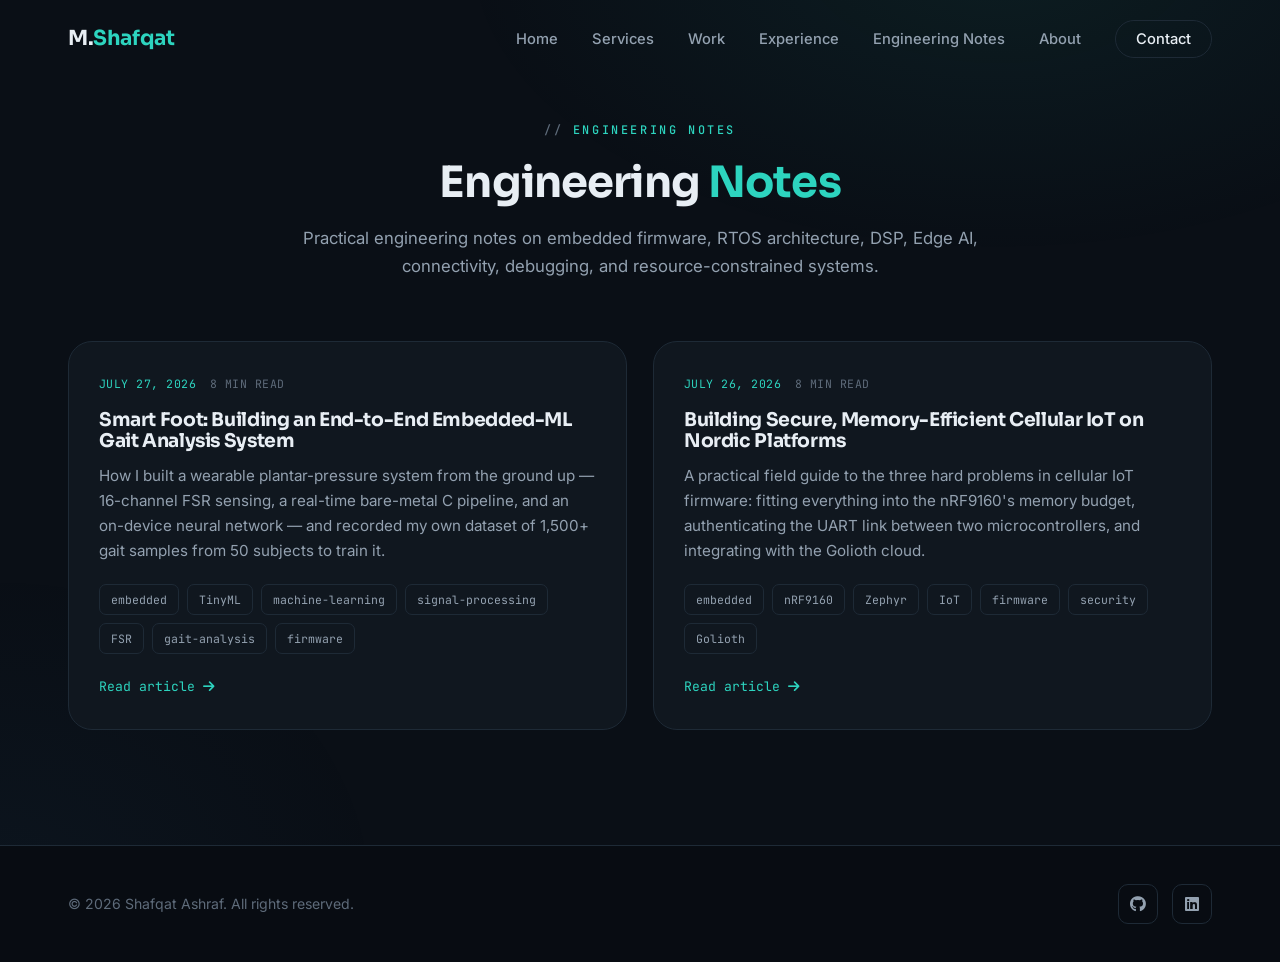
<file: blog/index.html>
<!DOCTYPE html>
<html lang="en">

<head>
    <meta charset="UTF-8">
    <meta name="viewport" content="width=device-width, initial-scale=1.0">
    <title>Engineering Notes | Shafqat Ashraf</title>
    <meta name="description"
        content="Practical engineering notes on embedded firmware, RTOS architecture, DSP, Edge AI, connectivity, debugging, and resource-constrained systems.">
    <meta name="author" content="Muhammad Shafqat Ashraf">
    <link rel="canonical" href="https://shafqat-ashraf.vercel.app/blog/">
    <link rel="sitemap" type="application/xml" title="Sitemap" href="/sitemap.xml">

    <!-- Open Graph -->
    <meta property="og:type" content="website">
    <meta property="og:url" content="https://shafqat-ashraf.vercel.app/blog/">
    <meta property="og:title" content="Engineering Notes | Shafqat Ashraf">
    <meta property="og:description"
        content="Practical engineering notes on embedded firmware, RTOS architecture, DSP, Edge AI, connectivity, debugging, and resource-constrained systems.">
    <meta property="og:image" content="https://shafqat-ashraf.vercel.app/profile.jpg">
    <link rel="preconnect" href="https://fonts.googleapis.com">
    <link rel="preconnect" href="https://fonts.gstatic.com" crossorigin>
    <link
        href="https://fonts.googleapis.com/css2?family=Sora:wght@400;500;600;700;800&family=Inter:wght@400;500;600&family=JetBrains+Mono:wght@400;500&display=swap"
        rel="stylesheet">
    <link rel="stylesheet" href="/style.css">
    <link rel="stylesheet" href="https://cdnjs.cloudflare.com/ajax/libs/font-awesome/6.4.0/css/all.min.css">
</head>

<body>
    <nav id="navbar">
        <div class="container">
            <a href="/" class="logo">M.<span>Shafqat</span></a>
            <ul class="nav-links">
                <li><a href="/#home">Home</a></li>
                <li><a href="/#solutions">Services</a></li>
                <li><a href="/#projects">Work</a></li>
                <li><a href="/#experience">Experience</a></li>
                <li><a href="/blog/" class="active">Engineering Notes</a></li>
                <li><a href="/#about">About</a></li>
                <li><a href="/#contact" class="nav-contact">Contact</a></li>
            </ul>
            <div class="menu-btn">
                <div class="bar"></div>
                <div class="bar"></div>
                <div class="bar"></div>
            </div>
        </div>
    </nav>

    <main>
        <section id="writing" class="section-padding blog-hero">
            <div class="container">
                <div class="section-header">
                    <span class="section-tag">Engineering Notes</span>
                    <h1 class="blog-hero-title">Engineering <span>Notes</span></h1>
                    <p>Practical engineering notes on embedded firmware, RTOS architecture, DSP, Edge AI,
                        connectivity, debugging, and resource-constrained systems.</p>
                </div>
                <div class="posts-grid">
                <article class="post-card reveal">
                    <div class="post-card-meta">
                        <span class="post-date">July 27, 2026</span>
                        <span class="post-reading-time">8 min read</span>
                    </div>
                    <h3><a href="/blog/smart-foot-embedded-ml-gait-analysis/">Smart Foot: Building an End-to-End Embedded-ML Gait Analysis System</a></h3>
                    <p>How I built a wearable plantar-pressure system from the ground up — 16-channel FSR sensing, a real-time bare-metal C pipeline, and an on-device neural network — and recorded my own dataset of 1,500+ gait samples from 50 subjects to train it.</p>
                    <div class="post-tags">
                    <span>embedded</span>
                    <span>TinyML</span>
                    <span>machine-learning</span>
                    <span>signal-processing</span>
                    <span>FSR</span>
                    <span>gait-analysis</span>
                    <span>firmware</span>
                    </div>
                    <a href="/blog/smart-foot-embedded-ml-gait-analysis/" class="post-card-link">Read article <i class="fas fa-arrow-right"></i></a>
                </article>
                <article class="post-card reveal">
                    <div class="post-card-meta">
                        <span class="post-date">July 26, 2026</span>
                        <span class="post-reading-time">8 min read</span>
                    </div>
                    <h3><a href="/blog/secure-memory-efficient-cellular-iot-nrf9160/">Building Secure, Memory-Efficient Cellular IoT on Nordic Platforms</a></h3>
                    <p>A practical field guide to the three hard problems in cellular IoT firmware: fitting everything into the nRF9160&#x27;s memory budget, authenticating the UART link between two microcontrollers, and integrating with the Golioth cloud.</p>
                    <div class="post-tags">
                    <span>embedded</span>
                    <span>nRF9160</span>
                    <span>Zephyr</span>
                    <span>IoT</span>
                    <span>firmware</span>
                    <span>security</span>
                    <span>Golioth</span>
                    </div>
                    <a href="/blog/secure-memory-efficient-cellular-iot-nrf9160/" class="post-card-link">Read article <i class="fas fa-arrow-right"></i></a>
                </article>
                </div>
            </div>
        </section>
    </main>

    <footer>
        <div class="container">
            <p>&copy; 2026 Shafqat Ashraf. All rights reserved.</p>
            <div class="social-links">
                <a href="https://github.com/Shafqat-16" target="_blank"><i class="fab fa-github"></i></a>
                <a href="https://linkedin.com/in/muhammad-shafqat-ashraf/" target="_blank"><i class="fab fa-linkedin"></i></a>
            </div>
        </div>
    </footer>

    <script src="/script.js"></script>
</body>

</html>
</file>
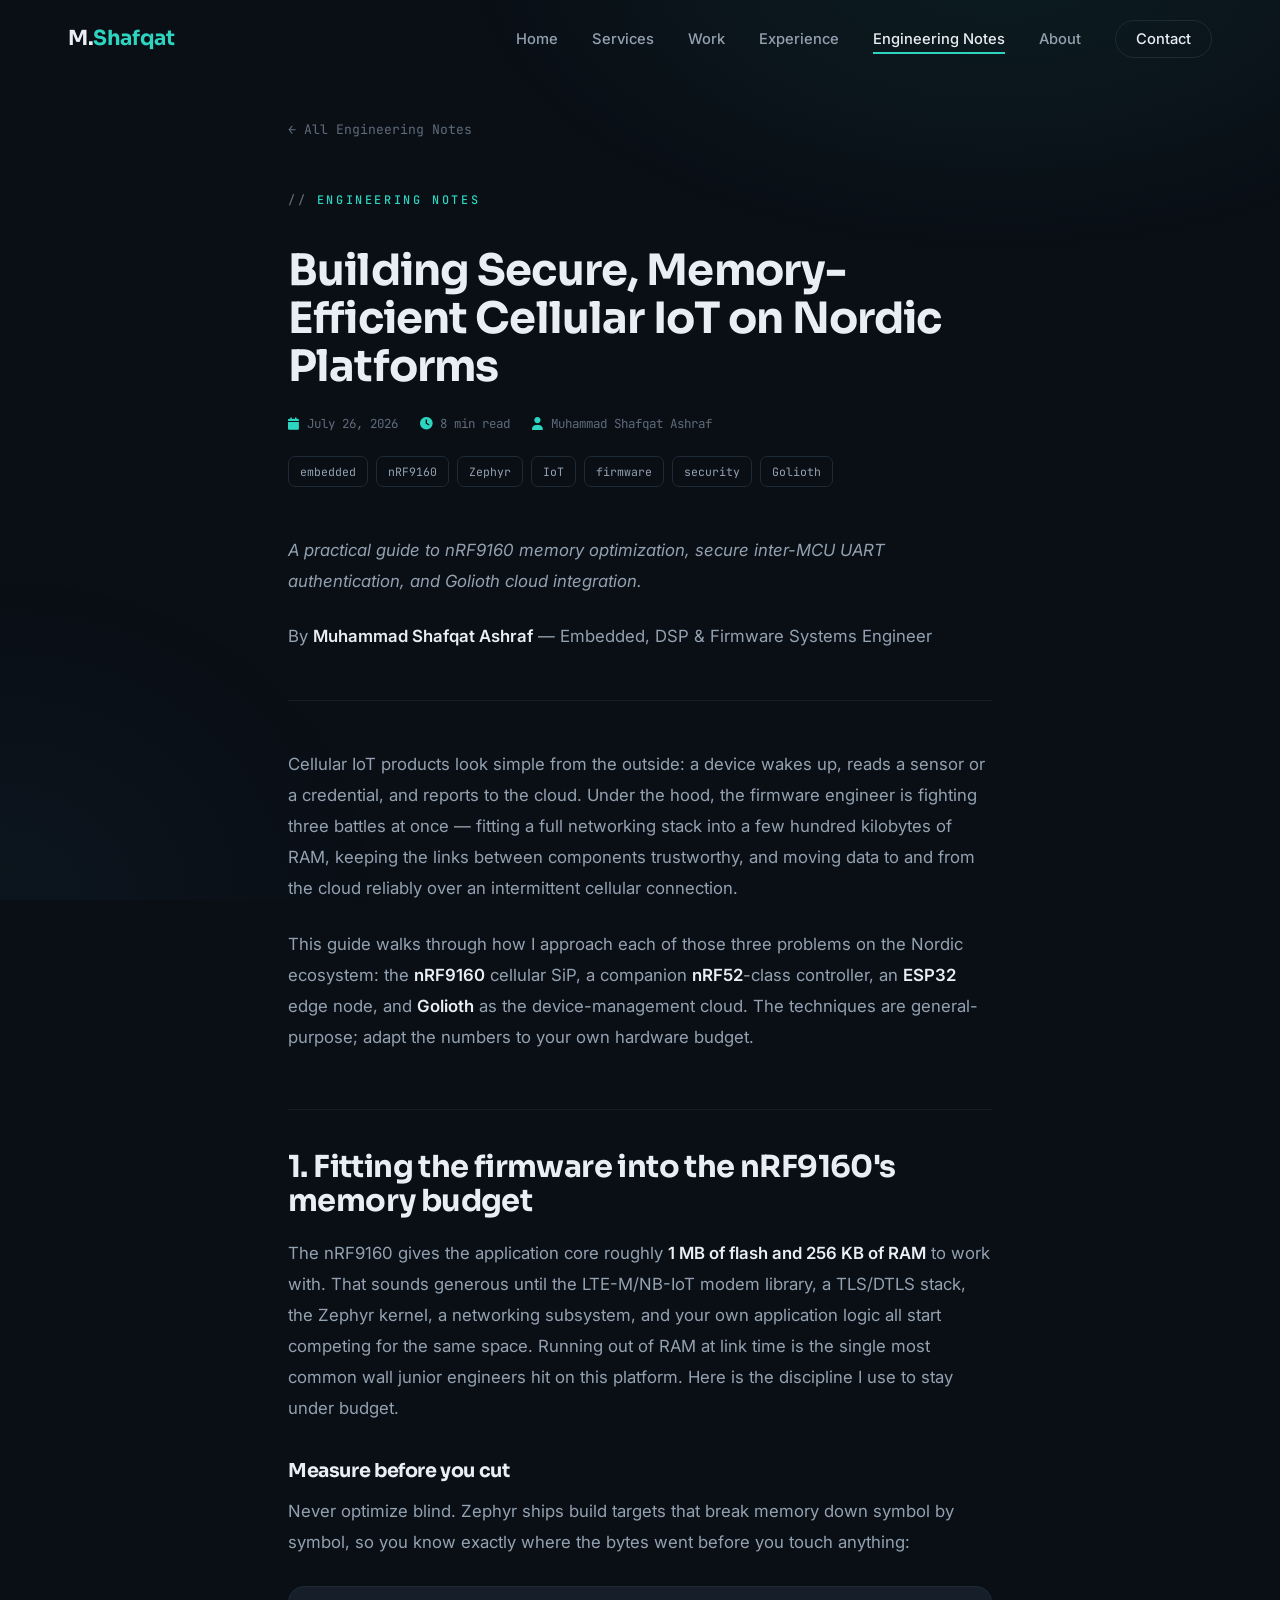
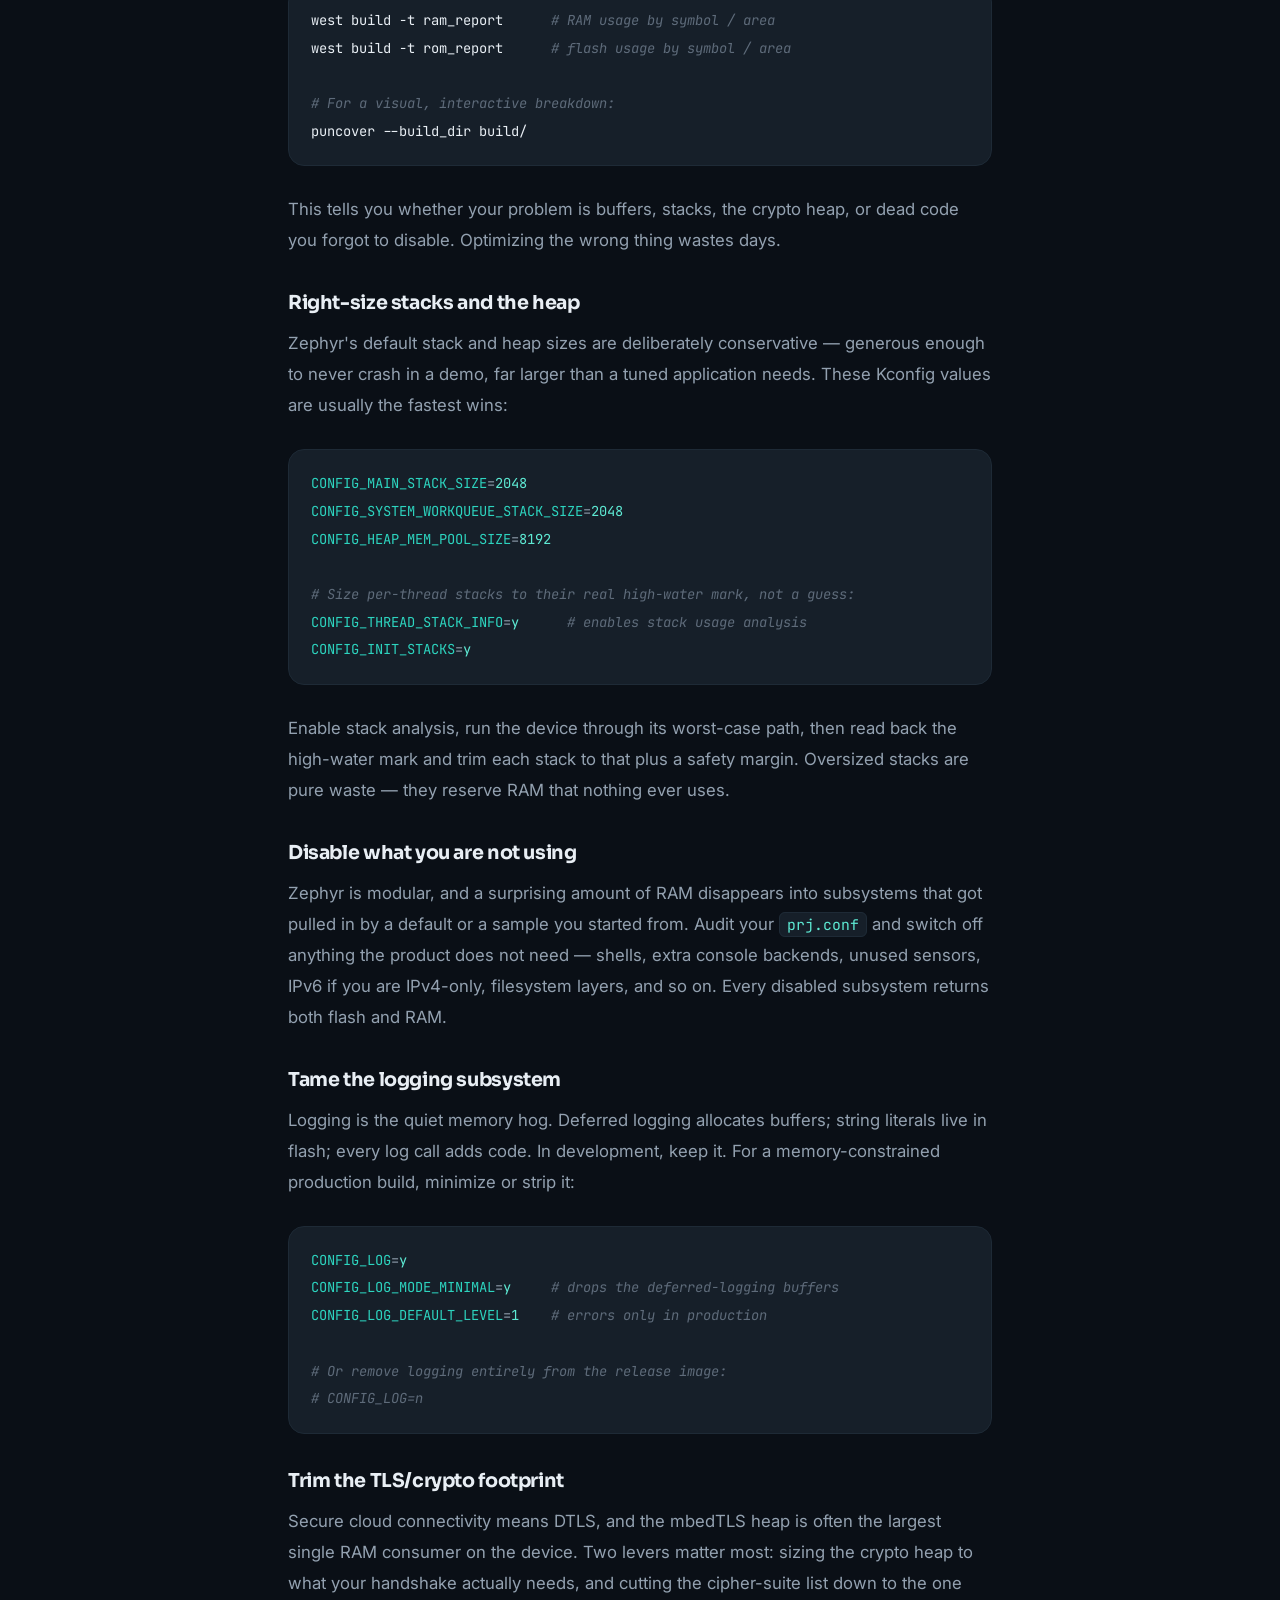
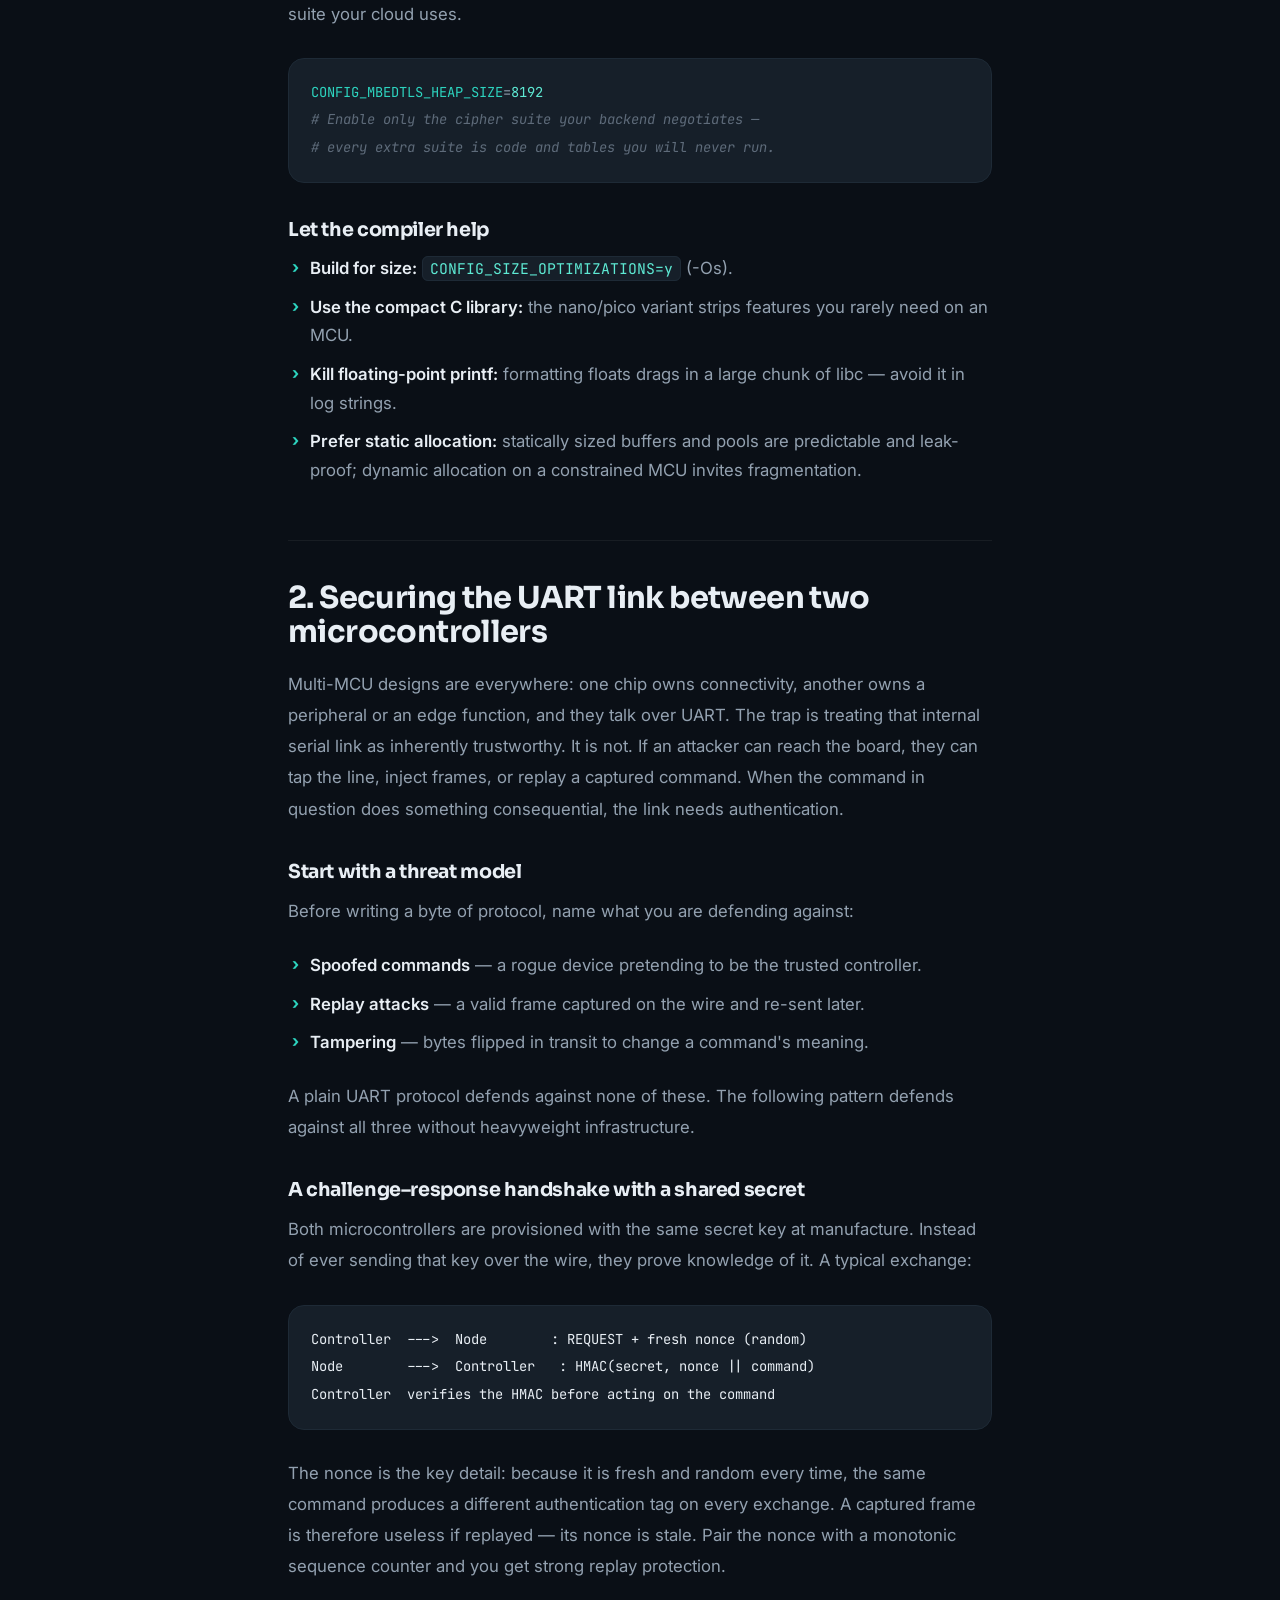
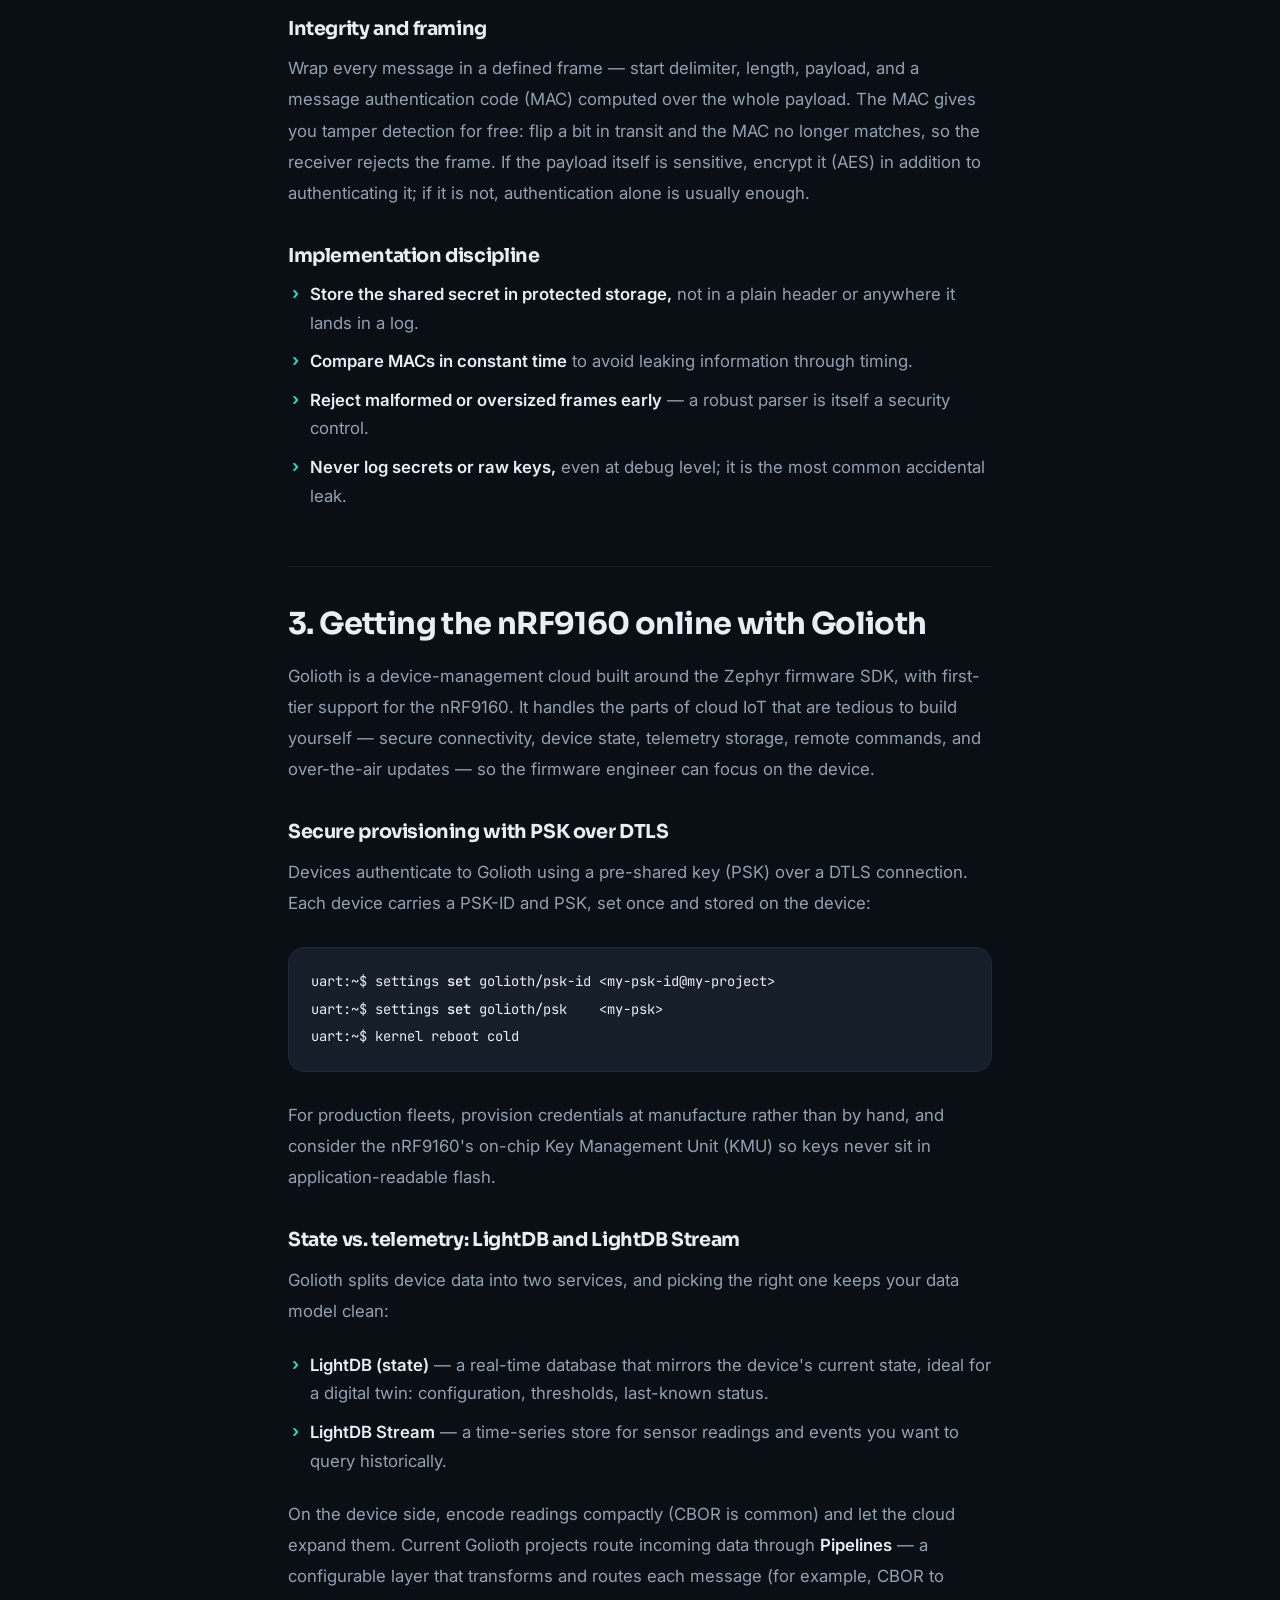
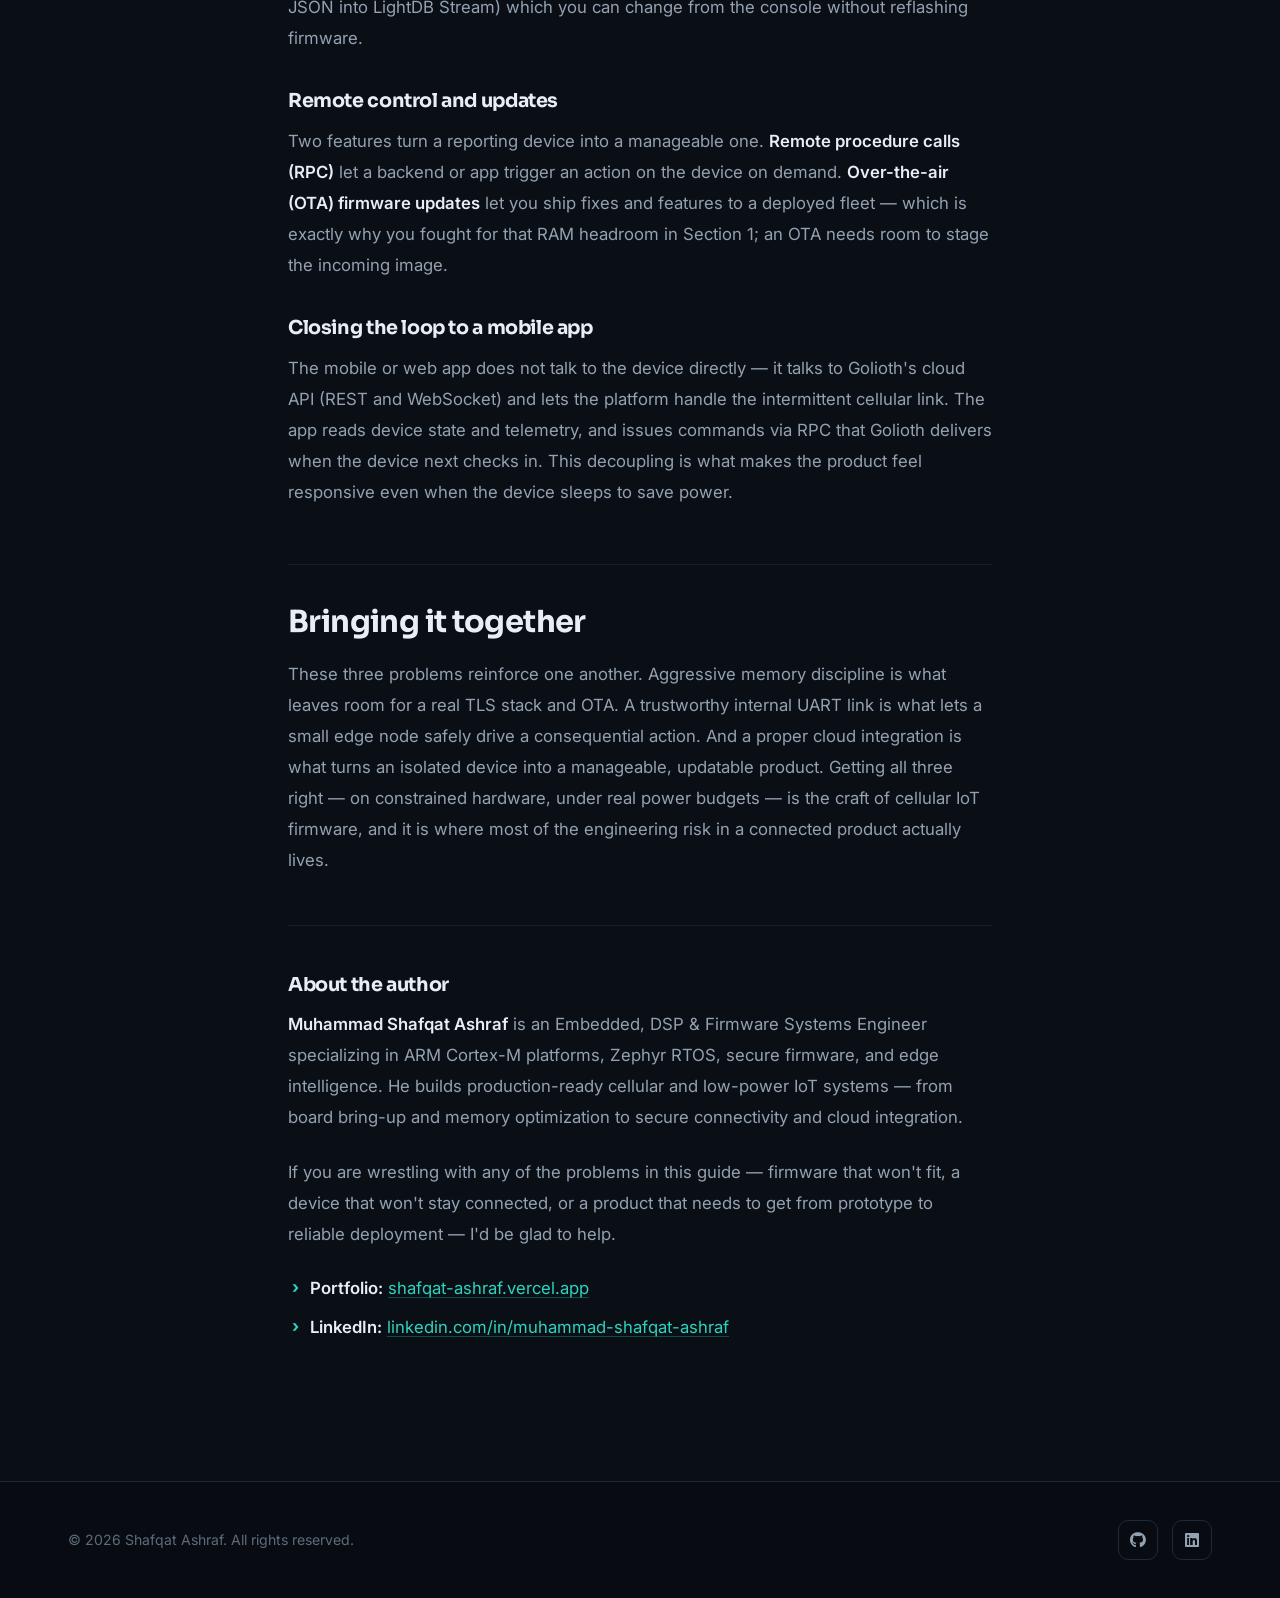
<file: blog/secure-memory-efficient-cellular-iot-nrf9160/index.html>
<!DOCTYPE html>
<html lang="en">

<head>
    <meta charset="UTF-8">
    <meta name="viewport" content="width=device-width, initial-scale=1.0">
    <title>Building Secure, Memory-Efficient Cellular IoT on Nordic Platforms | Shafqat Ashraf</title>
    <meta name="description" content="A practical field guide to the three hard problems in cellular IoT firmware: fitting everything into the nRF9160&#x27;s memory budget, authenticating the UART link between two microcontrollers, and integrating with the Golioth cloud.">
    <meta name="author" content="Muhammad Shafqat Ashraf">
    <link rel="canonical" href="https://shafqat-ashraf.vercel.app/blog/secure-memory-efficient-cellular-iot-nrf9160/">
    <link rel="sitemap" type="application/xml" title="Sitemap" href="/sitemap.xml">

    <!-- Open Graph -->
    <meta property="og:type" content="article">
    <meta property="og:url" content="https://shafqat-ashraf.vercel.app/blog/secure-memory-efficient-cellular-iot-nrf9160/">
    <meta property="og:title" content="Building Secure, Memory-Efficient Cellular IoT on Nordic Platforms">
    <meta property="og:description" content="A practical field guide to the three hard problems in cellular IoT firmware: fitting everything into the nRF9160&#x27;s memory budget, authenticating the UART link between two microcontrollers, and integrating with the Golioth cloud.">
    <meta property="og:image" content="https://shafqat-ashraf.vercel.app/profile.jpg">
    <meta property="article:published_time" content="2026-07-26">
    <meta property="article:author" content="Muhammad Shafqat Ashraf">

    <!-- Twitter -->
    <meta property="twitter:card" content="summary_large_image">
    <meta property="twitter:title" content="Building Secure, Memory-Efficient Cellular IoT on Nordic Platforms">
    <meta property="twitter:description" content="A practical field guide to the three hard problems in cellular IoT firmware: fitting everything into the nRF9160&#x27;s memory budget, authenticating the UART link between two microcontrollers, and integrating with the Golioth cloud.">
    <meta property="twitter:image" content="https://shafqat-ashraf.vercel.app/profile.jpg">

    <!-- Structured Data (Schema.org) -->
    <script type="application/ld+json">
    {
  "@context": "https://schema.org",
  "@type": "TechArticle",
  "headline": "Building Secure, Memory-Efficient Cellular IoT on Nordic Platforms",
  "description": "A practical field guide to the three hard problems in cellular IoT firmware: fitting everything into the nRF9160's memory budget, authenticating the UART link between two microcontrollers, and integrating with the Golioth cloud.",
  "image": "https://shafqat-ashraf.vercel.app/profile.jpg",
  "author": {
    "@type": "Person",
    "name": "Muhammad Shafqat Ashraf",
    "url": "https://shafqat-ashraf.vercel.app/"
  },
  "publisher": {
    "@type": "Person",
    "name": "Muhammad Shafqat Ashraf"
  },
  "datePublished": "2026-07-26",
  "dateModified": "2026-07-26",
  "mainEntityOfPage": {
    "@type": "WebPage",
    "@id": "https://shafqat-ashraf.vercel.app/blog/secure-memory-efficient-cellular-iot-nrf9160/"
  }
}
    </script>
    <link rel="preconnect" href="https://fonts.googleapis.com">
    <link rel="preconnect" href="https://fonts.gstatic.com" crossorigin>
    <link
        href="https://fonts.googleapis.com/css2?family=Sora:wght@400;500;600;700;800&family=Inter:wght@400;500;600&family=JetBrains+Mono:wght@400;500&display=swap"
        rel="stylesheet">
    <link rel="stylesheet" href="/style.css">
    <link rel="stylesheet" href="https://cdnjs.cloudflare.com/ajax/libs/font-awesome/6.4.0/css/all.min.css">
</head>

<body>
    <nav id="navbar">
        <div class="container">
            <a href="/" class="logo">M.<span>Shafqat</span></a>
            <ul class="nav-links">
                <li><a href="/#home">Home</a></li>
                <li><a href="/#solutions">Services</a></li>
                <li><a href="/#projects">Work</a></li>
                <li><a href="/#experience">Experience</a></li>
                <li><a href="/blog/" class="active">Engineering Notes</a></li>
                <li><a href="/#about">About</a></li>
                <li><a href="/#contact" class="nav-contact">Contact</a></li>
            </ul>
            <div class="menu-btn">
                <div class="bar"></div>
                <div class="bar"></div>
                <div class="bar"></div>
            </div>
        </div>
    </nav>

    <main>
        <article class="section-padding post-page">
            <div class="container post-container">
                <a href="/blog/" class="post-back">&larr; All Engineering Notes</a>
                <header class="post-header reveal">
                    <span class="section-tag">Engineering Notes</span>
                    <h1 class="post-title">Building Secure, Memory-Efficient Cellular IoT on Nordic Platforms</h1>
                    <div class="post-meta">
                        <span><i class="fas fa-calendar"></i> July 26, 2026</span>
                        <span><i class="fas fa-clock"></i> 8 min read</span>
                        <span><i class="fas fa-user"></i> Muhammad Shafqat Ashraf</span>
                    </div>
                    <div class="post-tags">
                    <span>embedded</span>
                    <span>nRF9160</span>
                    <span>Zephyr</span>
                    <span>IoT</span>
                    <span>firmware</span>
                    <span>security</span>
                    <span>Golioth</span>
                    </div>
                </header>
                <div class="post-content reveal">
                    <p><em>A practical guide to nRF9160 memory optimization, secure inter-MCU UART authentication, and Golioth cloud integration.</em></p>
<p>By <strong>Muhammad Shafqat Ashraf</strong> — Embedded, DSP &amp; Firmware Systems Engineer</p>
<hr />
<p>Cellular IoT products look simple from the outside: a device wakes up, reads a sensor or a credential, and reports to the cloud. Under the hood, the firmware engineer is fighting three battles at once — fitting a full networking stack into a few hundred kilobytes of RAM, keeping the links between components trustworthy, and moving data to and from the cloud reliably over an intermittent cellular connection.</p>
<p>This guide walks through how I approach each of those three problems on the Nordic ecosystem: the <strong>nRF9160</strong> cellular SiP, a companion <strong>nRF52</strong>-class controller, an <strong>ESP32</strong> edge node, and <strong>Golioth</strong> as the device-management cloud. The techniques are general-purpose; adapt the numbers to your own hardware budget.</p>
<h2>1. Fitting the firmware into the nRF9160's memory budget</h2>
<p>The nRF9160 gives the application core roughly <strong>1 MB of flash and 256 KB of RAM</strong> to work with. That sounds generous until the LTE-M/NB-IoT modem library, a TLS/DTLS stack, the Zephyr kernel, a networking subsystem, and your own application logic all start competing for the same space. Running out of RAM at link time is the single most common wall junior engineers hit on this platform. Here is the discipline I use to stay under budget.</p>
<h3>Measure before you cut</h3>
<p>Never optimize blind. Zephyr ships build targets that break memory down symbol by symbol, so you know exactly where the bytes went before you touch anything:</p>
<div class="codehilite"><pre><span></span><code>west<span class="w"> </span>build<span class="w"> </span>-t<span class="w"> </span>ram_report<span class="w">      </span><span class="c1"># RAM usage by symbol / area</span>
west<span class="w"> </span>build<span class="w"> </span>-t<span class="w"> </span>rom_report<span class="w">      </span><span class="c1"># flash usage by symbol / area</span>

<span class="c1"># For a visual, interactive breakdown:</span>
puncover<span class="w"> </span>--build_dir<span class="w"> </span>build/
</code></pre></div>

<p>This tells you whether your problem is buffers, stacks, the crypto heap, or dead code you forgot to disable. Optimizing the wrong thing wastes days.</p>
<h3>Right-size stacks and the heap</h3>
<p>Zephyr's default stack and heap sizes are deliberately conservative — generous enough to never crash in a demo, far larger than a tuned application needs. These Kconfig values are usually the fastest wins:</p>
<div class="codehilite"><pre><span></span><code><span class="na">CONFIG_MAIN_STACK_SIZE</span><span class="o">=</span><span class="s">2048</span>
<span class="na">CONFIG_SYSTEM_WORKQUEUE_STACK_SIZE</span><span class="o">=</span><span class="s">2048</span>
<span class="na">CONFIG_HEAP_MEM_POOL_SIZE</span><span class="o">=</span><span class="s">8192</span>

<span class="c1"># Size per-thread stacks to their real high-water mark, not a guess:</span>
<span class="na">CONFIG_THREAD_STACK_INFO</span><span class="o">=</span><span class="s">y</span><span class="w">      </span><span class="c1"># enables stack usage analysis</span>
<span class="na">CONFIG_INIT_STACKS</span><span class="o">=</span><span class="s">y</span>
</code></pre></div>

<p>Enable stack analysis, run the device through its worst-case path, then read back the high-water mark and trim each stack to that plus a safety margin. Oversized stacks are pure waste — they reserve RAM that nothing ever uses.</p>
<h3>Disable what you are not using</h3>
<p>Zephyr is modular, and a surprising amount of RAM disappears into subsystems that got pulled in by a default or a sample you started from. Audit your <code>prj.conf</code> and switch off anything the product does not need — shells, extra console backends, unused sensors, IPv6 if you are IPv4-only, filesystem layers, and so on. Every disabled subsystem returns both flash and RAM.</p>
<h3>Tame the logging subsystem</h3>
<p>Logging is the quiet memory hog. Deferred logging allocates buffers; string literals live in flash; every log call adds code. In development, keep it. For a memory-constrained production build, minimize or strip it:</p>
<div class="codehilite"><pre><span></span><code><span class="na">CONFIG_LOG</span><span class="o">=</span><span class="s">y</span>
<span class="na">CONFIG_LOG_MODE_MINIMAL</span><span class="o">=</span><span class="s">y</span><span class="w">     </span><span class="c1"># drops the deferred-logging buffers</span>
<span class="na">CONFIG_LOG_DEFAULT_LEVEL</span><span class="o">=</span><span class="s">1</span><span class="w">    </span><span class="c1"># errors only in production</span>

<span class="c1"># Or remove logging entirely from the release image:</span>
<span class="c1"># CONFIG_LOG=n</span>
</code></pre></div>

<h3>Trim the TLS/crypto footprint</h3>
<p>Secure cloud connectivity means DTLS, and the mbedTLS heap is often the largest single RAM consumer on the device. Two levers matter most: sizing the crypto heap to what your handshake actually needs, and cutting the cipher-suite list down to the one suite your cloud uses.</p>
<div class="codehilite"><pre><span></span><code><span class="na">CONFIG_MBEDTLS_HEAP_SIZE</span><span class="o">=</span><span class="s">8192</span>
<span class="c1"># Enable only the cipher suite your backend negotiates —</span>
<span class="c1"># every extra suite is code and tables you will never run.</span>
</code></pre></div>

<h3>Let the compiler help</h3>
<ul>
<li><strong>Build for size:</strong> <code>CONFIG_SIZE_OPTIMIZATIONS=y</code> (-Os).</li>
<li><strong>Use the compact C library:</strong> the nano/pico variant strips features you rarely need on an MCU.</li>
<li><strong>Kill floating-point printf:</strong> formatting floats drags in a large chunk of libc — avoid it in log strings.</li>
<li><strong>Prefer static allocation:</strong> statically sized buffers and pools are predictable and leak-proof; dynamic allocation on a constrained MCU invites fragmentation.</li>
</ul>
<h2>2. Securing the UART link between two microcontrollers</h2>
<p>Multi-MCU designs are everywhere: one chip owns connectivity, another owns a peripheral or an edge function, and they talk over UART. The trap is treating that internal serial link as inherently trustworthy. It is not. If an attacker can reach the board, they can tap the line, inject frames, or replay a captured command. When the command in question does something consequential, the link needs authentication.</p>
<h3>Start with a threat model</h3>
<p>Before writing a byte of protocol, name what you are defending against:</p>
<ul>
<li><strong>Spoofed commands</strong> — a rogue device pretending to be the trusted controller.</li>
<li><strong>Replay attacks</strong> — a valid frame captured on the wire and re-sent later.</li>
<li><strong>Tampering</strong> — bytes flipped in transit to change a command's meaning.</li>
</ul>
<p>A plain UART protocol defends against none of these. The following pattern defends against all three without heavyweight infrastructure.</p>
<h3>A challenge–response handshake with a shared secret</h3>
<p>Both microcontrollers are provisioned with the same secret key at manufacture. Instead of ever sending that key over the wire, they prove knowledge of it. A typical exchange:</p>
<div class="codehilite"><pre><span></span><code>Controller  ---&gt;  Node        : REQUEST + fresh nonce (random)
Node        ---&gt;  Controller   : HMAC(secret, nonce || command)
Controller  verifies the HMAC before acting on the command
</code></pre></div>

<p>The nonce is the key detail: because it is fresh and random every time, the same command produces a different authentication tag on every exchange. A captured frame is therefore useless if replayed — its nonce is stale. Pair the nonce with a monotonic sequence counter and you get strong replay protection.</p>
<h3>Integrity and framing</h3>
<p>Wrap every message in a defined frame — start delimiter, length, payload, and a message authentication code (MAC) computed over the whole payload. The MAC gives you tamper detection for free: flip a bit in transit and the MAC no longer matches, so the receiver rejects the frame. If the payload itself is sensitive, encrypt it (AES) in addition to authenticating it; if it is not, authentication alone is usually enough.</p>
<h3>Implementation discipline</h3>
<ul>
<li><strong>Store the shared secret in protected storage,</strong> not in a plain header or anywhere it lands in a log.</li>
<li><strong>Compare MACs in constant time</strong> to avoid leaking information through timing.</li>
<li><strong>Reject malformed or oversized frames early</strong> — a robust parser is itself a security control.</li>
<li><strong>Never log secrets or raw keys,</strong> even at debug level; it is the most common accidental leak.</li>
</ul>
<h2>3. Getting the nRF9160 online with Golioth</h2>
<p>Golioth is a device-management cloud built around the Zephyr firmware SDK, with first-tier support for the nRF9160. It handles the parts of cloud IoT that are tedious to build yourself — secure connectivity, device state, telemetry storage, remote commands, and over-the-air updates — so the firmware engineer can focus on the device.</p>
<h3>Secure provisioning with PSK over DTLS</h3>
<p>Devices authenticate to Golioth using a pre-shared key (PSK) over a DTLS connection. Each device carries a PSK-ID and PSK, set once and stored on the device:</p>
<div class="codehilite"><pre><span></span><code>uart:~$<span class="w"> </span>settings<span class="w"> </span><span class="nb">set</span><span class="w"> </span>golioth/psk-id<span class="w"> </span>&lt;my-psk-id@my-project&gt;
uart:~$<span class="w"> </span>settings<span class="w"> </span><span class="nb">set</span><span class="w"> </span>golioth/psk<span class="w">    </span>&lt;my-psk&gt;
uart:~$<span class="w"> </span>kernel<span class="w"> </span>reboot<span class="w"> </span>cold
</code></pre></div>

<p>For production fleets, provision credentials at manufacture rather than by hand, and consider the nRF9160's on-chip Key Management Unit (KMU) so keys never sit in application-readable flash.</p>
<h3>State vs. telemetry: LightDB and LightDB Stream</h3>
<p>Golioth splits device data into two services, and picking the right one keeps your data model clean:</p>
<ul>
<li><strong>LightDB (state)</strong> — a real-time database that mirrors the device's current state, ideal for a digital twin: configuration, thresholds, last-known status.</li>
<li><strong>LightDB Stream</strong> — a time-series store for sensor readings and events you want to query historically.</li>
</ul>
<p>On the device side, encode readings compactly (CBOR is common) and let the cloud expand them. Current Golioth projects route incoming data through <strong>Pipelines</strong> — a configurable layer that transforms and routes each message (for example, CBOR to JSON into LightDB Stream) which you can change from the console without reflashing firmware.</p>
<h3>Remote control and updates</h3>
<p>Two features turn a reporting device into a manageable one. <strong>Remote procedure calls (RPC)</strong> let a backend or app trigger an action on the device on demand. <strong>Over-the-air (OTA) firmware updates</strong> let you ship fixes and features to a deployed fleet — which is exactly why you fought for that RAM headroom in Section 1; an OTA needs room to stage the incoming image.</p>
<h3>Closing the loop to a mobile app</h3>
<p>The mobile or web app does not talk to the device directly — it talks to Golioth's cloud API (REST and WebSocket) and lets the platform handle the intermittent cellular link. The app reads device state and telemetry, and issues commands via RPC that Golioth delivers when the device next checks in. This decoupling is what makes the product feel responsive even when the device sleeps to save power.</p>
<h2>Bringing it together</h2>
<p>These three problems reinforce one another. Aggressive memory discipline is what leaves room for a real TLS stack and OTA. A trustworthy internal UART link is what lets a small edge node safely drive a consequential action. And a proper cloud integration is what turns an isolated device into a manageable, updatable product. Getting all three right — on constrained hardware, under real power budgets — is the craft of cellular IoT firmware, and it is where most of the engineering risk in a connected product actually lives.</p>
<hr />
<h3>About the author</h3>
<p><strong>Muhammad Shafqat Ashraf</strong> is an Embedded, DSP &amp; Firmware Systems Engineer specializing in ARM Cortex-M platforms, Zephyr RTOS, secure firmware, and edge intelligence. He builds production-ready cellular and low-power IoT systems — from board bring-up and memory optimization to secure connectivity and cloud integration.</p>
<p>If you are wrestling with any of the problems in this guide — firmware that won't fit, a device that won't stay connected, or a product that needs to get from prototype to reliable deployment — I'd be glad to help.</p>
<ul>
<li><strong>Portfolio:</strong> <a href="https://shafqat-ashraf.vercel.app">shafqat-ashraf.vercel.app</a></li>
<li><strong>LinkedIn:</strong> <a href="https://linkedin.com/in/muhammad-shafqat-ashraf/">linkedin.com/in/muhammad-shafqat-ashraf</a></li>
</ul>
                </div>
            </div>
        </article>
    </main>

    <footer>
        <div class="container">
            <p>&copy; 2026 Shafqat Ashraf. All rights reserved.</p>
            <div class="social-links">
                <a href="https://github.com/Shafqat-16" target="_blank"><i class="fab fa-github"></i></a>
                <a href="https://linkedin.com/in/muhammad-shafqat-ashraf/" target="_blank"><i class="fab fa-linkedin"></i></a>
            </div>
        </div>
    </footer>

    <script src="/script.js"></script>
</body>

</html>
</file>
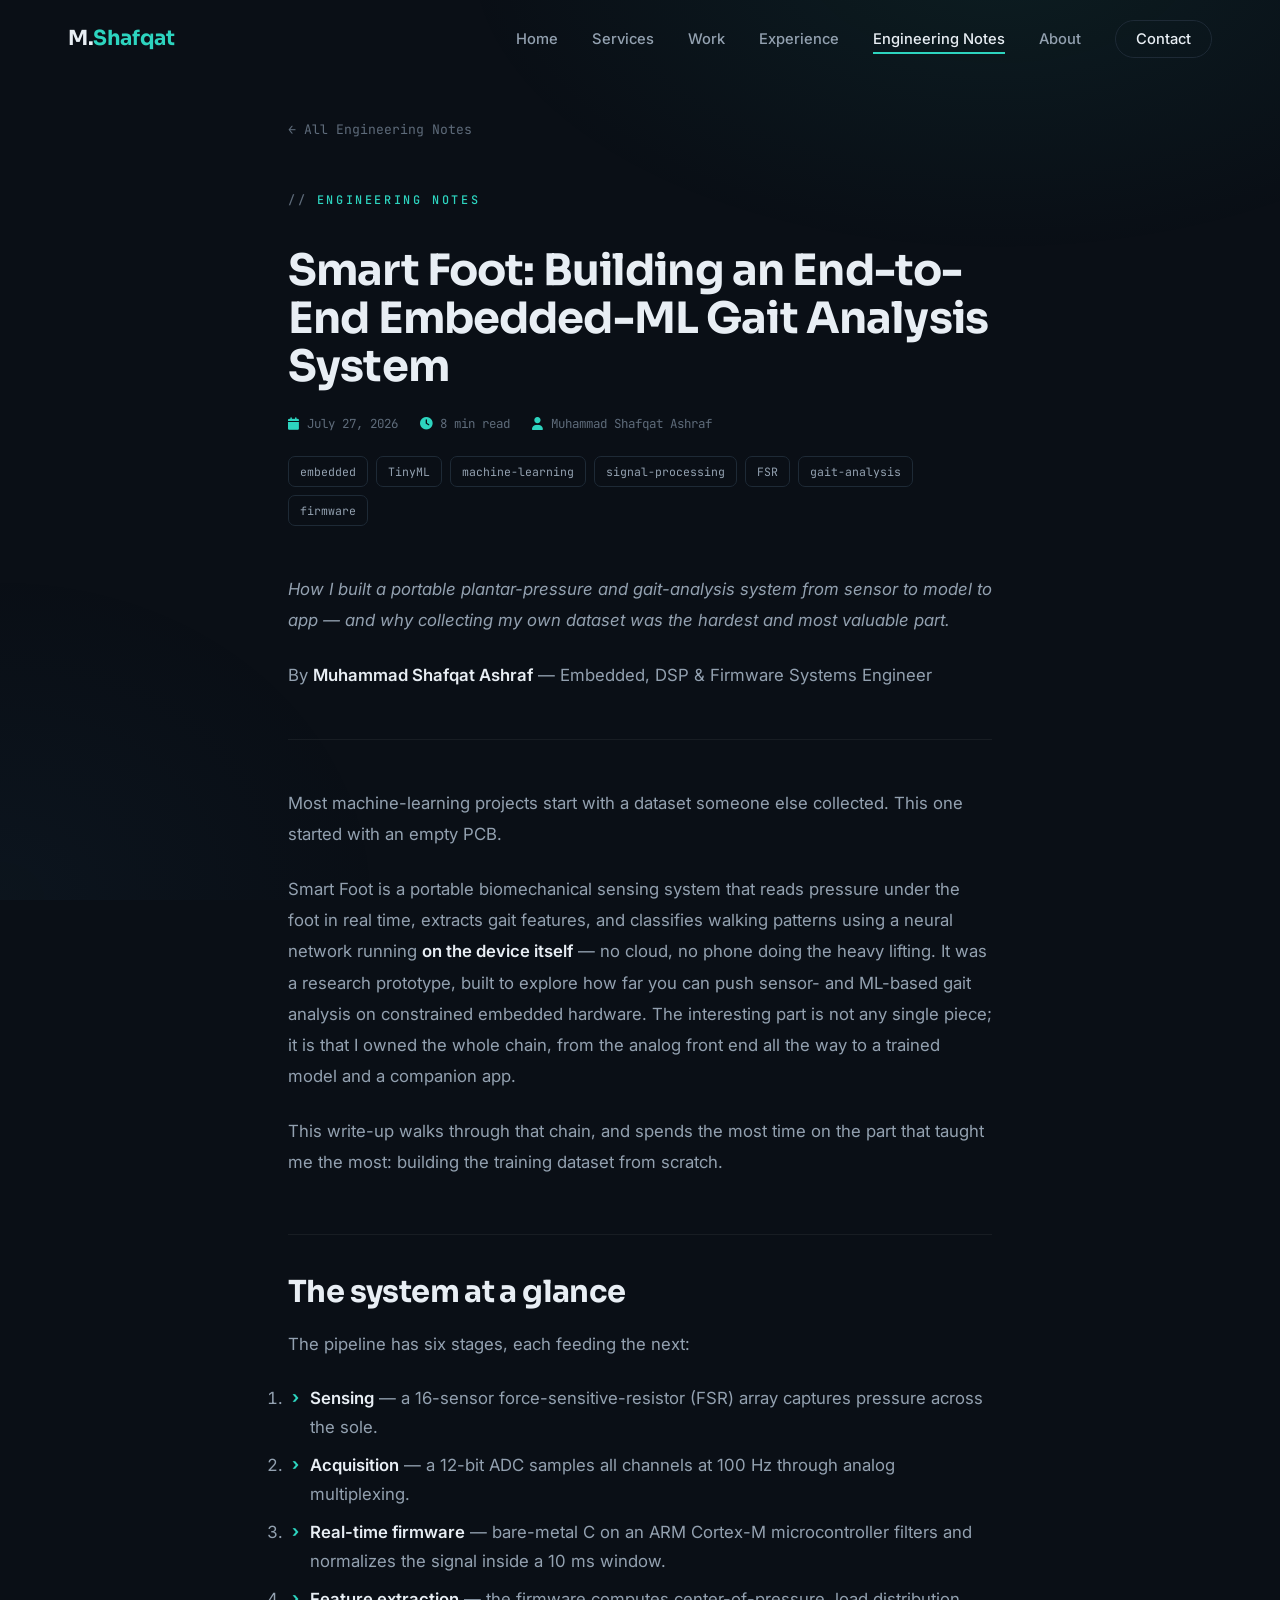
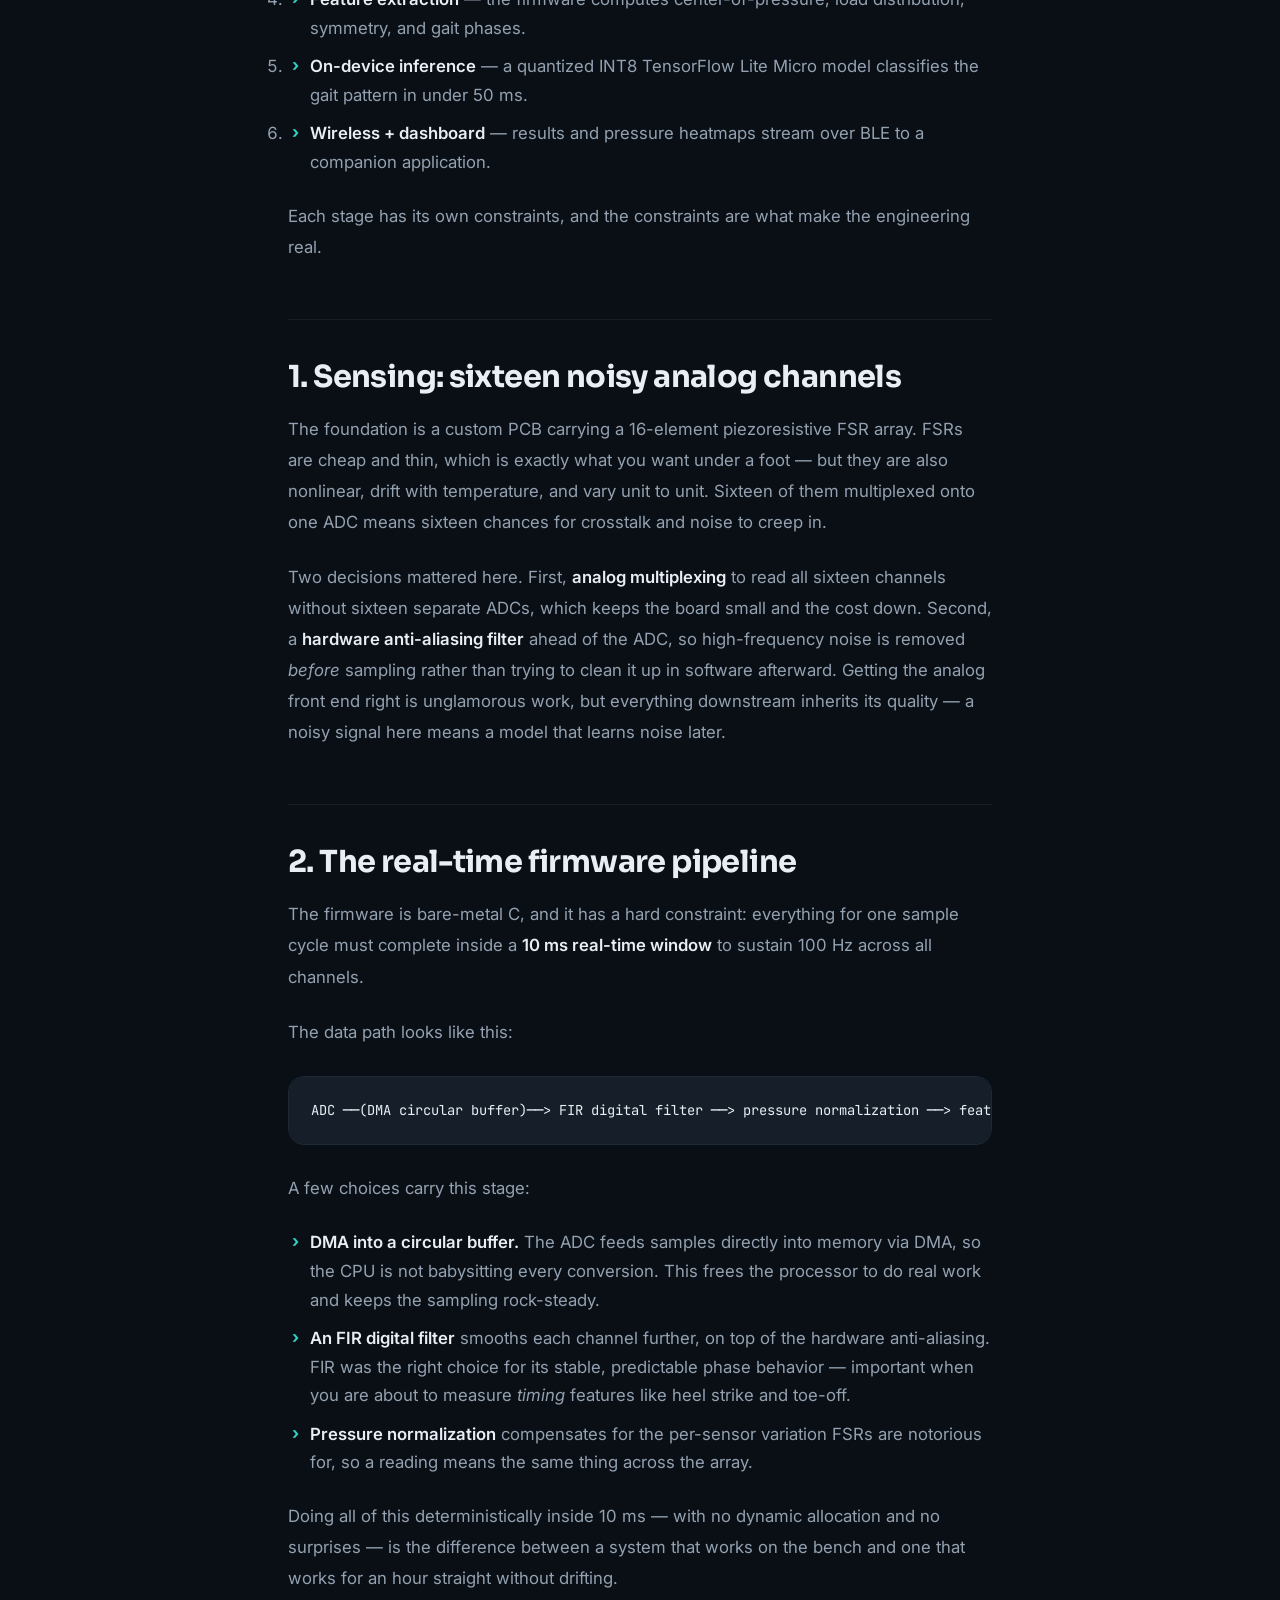
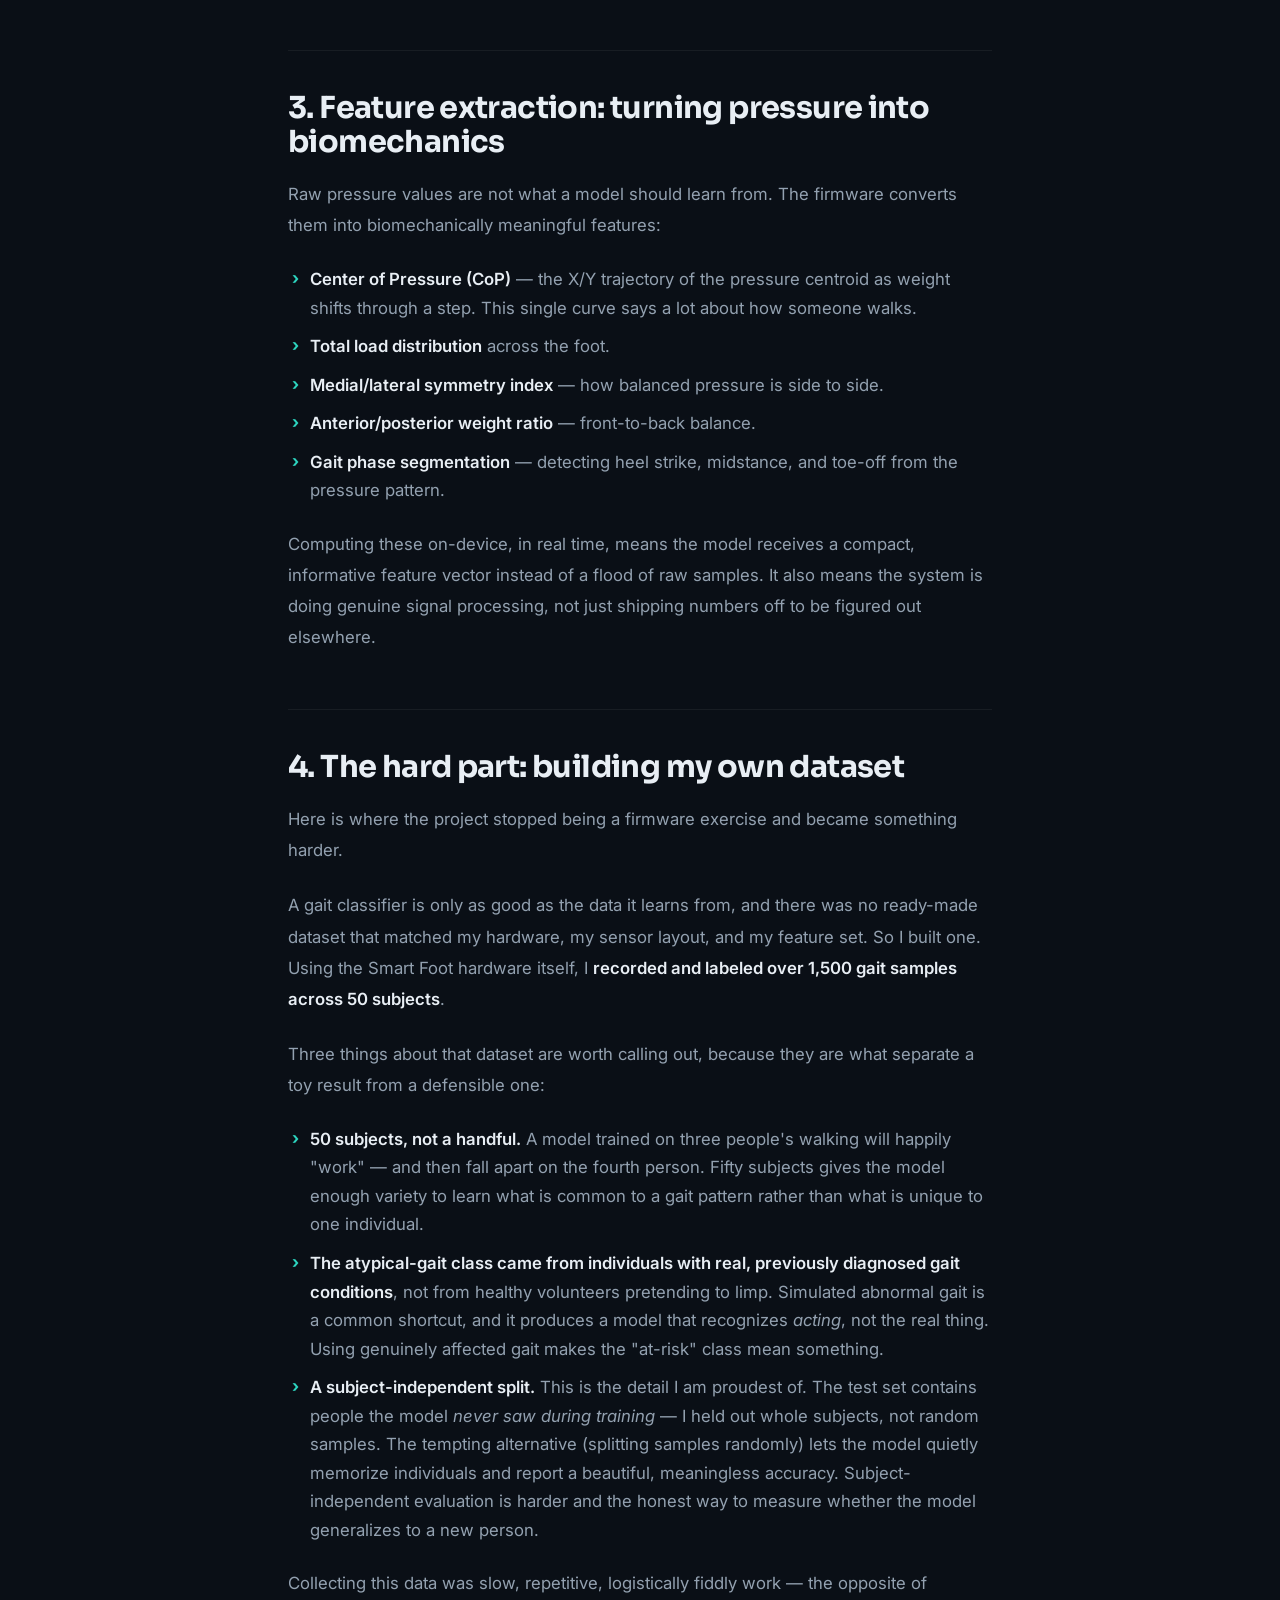
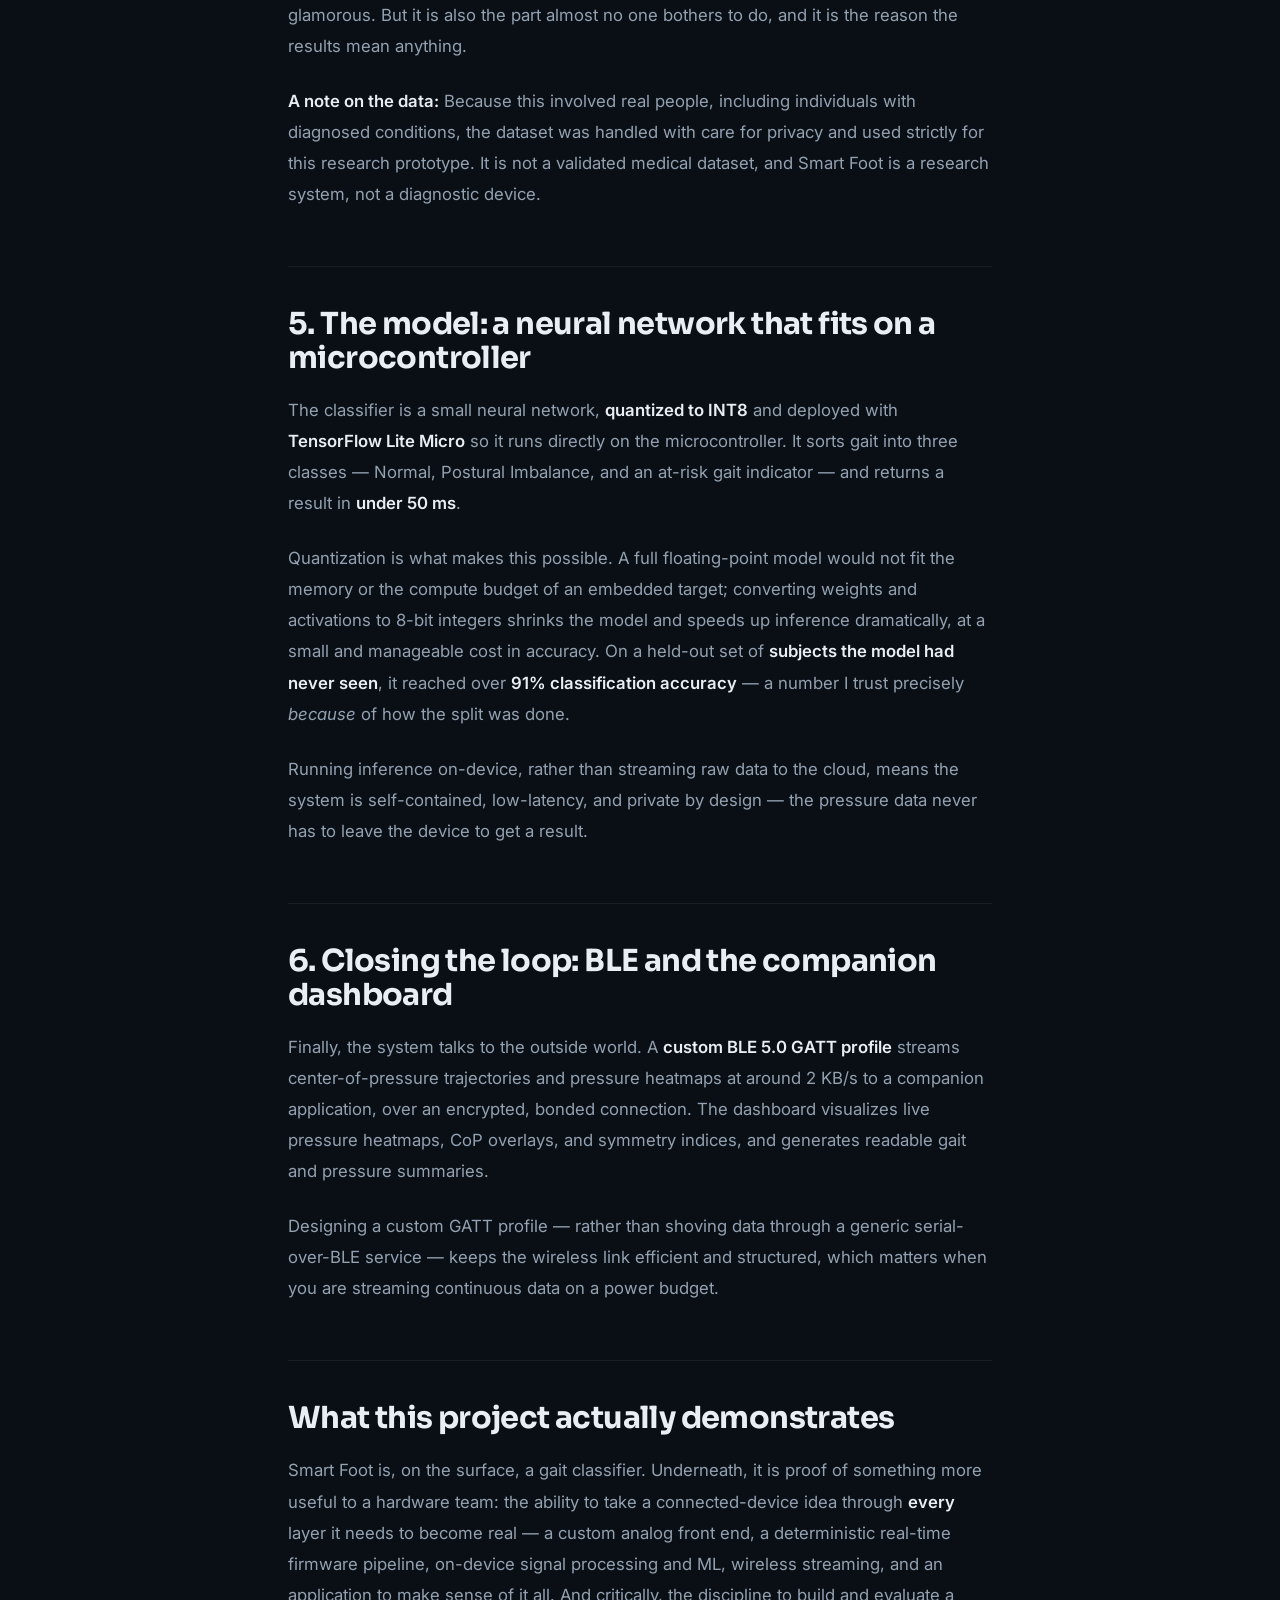
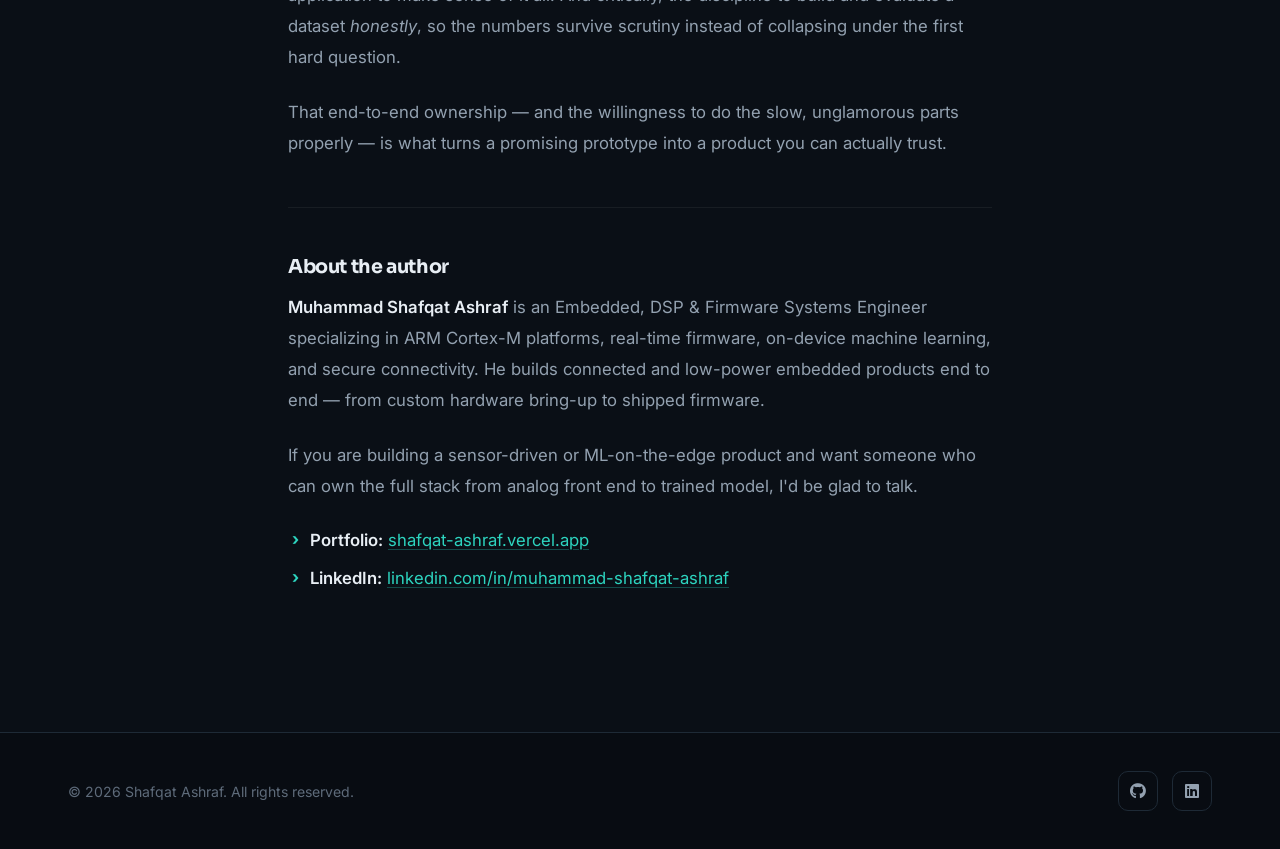
<file: blog/smart-foot-embedded-ml-gait-analysis/index.html>
<!DOCTYPE html>
<html lang="en">

<head>
    <meta charset="UTF-8">
    <meta name="viewport" content="width=device-width, initial-scale=1.0">
    <title>Smart Foot: Building an End-to-End Embedded-ML Gait Analysis System | Shafqat Ashraf</title>
    <meta name="description" content="How I built a wearable plantar-pressure system from the ground up — 16-channel FSR sensing, a real-time bare-metal C pipeline, and an on-device neural network — and recorded my own dataset of 1,500+ gait samples from 50 subjects to train it.">
    <meta name="author" content="Muhammad Shafqat Ashraf">
    <link rel="canonical" href="https://shafqat-ashraf.vercel.app/blog/smart-foot-embedded-ml-gait-analysis/">
    <link rel="sitemap" type="application/xml" title="Sitemap" href="/sitemap.xml">

    <!-- Open Graph -->
    <meta property="og:type" content="article">
    <meta property="og:url" content="https://shafqat-ashraf.vercel.app/blog/smart-foot-embedded-ml-gait-analysis/">
    <meta property="og:title" content="Smart Foot: Building an End-to-End Embedded-ML Gait Analysis System">
    <meta property="og:description" content="How I built a wearable plantar-pressure system from the ground up — 16-channel FSR sensing, a real-time bare-metal C pipeline, and an on-device neural network — and recorded my own dataset of 1,500+ gait samples from 50 subjects to train it.">
    <meta property="og:image" content="https://shafqat-ashraf.vercel.app/profile.jpg">
    <meta property="article:published_time" content="2026-07-27">
    <meta property="article:author" content="Muhammad Shafqat Ashraf">

    <!-- Twitter -->
    <meta property="twitter:card" content="summary_large_image">
    <meta property="twitter:title" content="Smart Foot: Building an End-to-End Embedded-ML Gait Analysis System">
    <meta property="twitter:description" content="How I built a wearable plantar-pressure system from the ground up — 16-channel FSR sensing, a real-time bare-metal C pipeline, and an on-device neural network — and recorded my own dataset of 1,500+ gait samples from 50 subjects to train it.">
    <meta property="twitter:image" content="https://shafqat-ashraf.vercel.app/profile.jpg">

    <!-- Structured Data (Schema.org) -->
    <script type="application/ld+json">
    {
  "@context": "https://schema.org",
  "@type": "TechArticle",
  "headline": "Smart Foot: Building an End-to-End Embedded-ML Gait Analysis System",
  "description": "How I built a wearable plantar-pressure system from the ground up \u2014 16-channel FSR sensing, a real-time bare-metal C pipeline, and an on-device neural network \u2014 and recorded my own dataset of 1,500+ gait samples from 50 subjects to train it.",
  "image": "https://shafqat-ashraf.vercel.app/profile.jpg",
  "author": {
    "@type": "Person",
    "name": "Muhammad Shafqat Ashraf",
    "url": "https://shafqat-ashraf.vercel.app/"
  },
  "publisher": {
    "@type": "Person",
    "name": "Muhammad Shafqat Ashraf"
  },
  "datePublished": "2026-07-27",
  "dateModified": "2026-07-27",
  "mainEntityOfPage": {
    "@type": "WebPage",
    "@id": "https://shafqat-ashraf.vercel.app/blog/smart-foot-embedded-ml-gait-analysis/"
  }
}
    </script>
    <link rel="preconnect" href="https://fonts.googleapis.com">
    <link rel="preconnect" href="https://fonts.gstatic.com" crossorigin>
    <link
        href="https://fonts.googleapis.com/css2?family=Sora:wght@400;500;600;700;800&family=Inter:wght@400;500;600&family=JetBrains+Mono:wght@400;500&display=swap"
        rel="stylesheet">
    <link rel="stylesheet" href="/style.css">
    <link rel="stylesheet" href="https://cdnjs.cloudflare.com/ajax/libs/font-awesome/6.4.0/css/all.min.css">
</head>

<body>
    <nav id="navbar">
        <div class="container">
            <a href="/" class="logo">M.<span>Shafqat</span></a>
            <ul class="nav-links">
                <li><a href="/#home">Home</a></li>
                <li><a href="/#solutions">Services</a></li>
                <li><a href="/#projects">Work</a></li>
                <li><a href="/#experience">Experience</a></li>
                <li><a href="/blog/" class="active">Engineering Notes</a></li>
                <li><a href="/#about">About</a></li>
                <li><a href="/#contact" class="nav-contact">Contact</a></li>
            </ul>
            <div class="menu-btn">
                <div class="bar"></div>
                <div class="bar"></div>
                <div class="bar"></div>
            </div>
        </div>
    </nav>

    <main>
        <article class="section-padding post-page">
            <div class="container post-container">
                <a href="/blog/" class="post-back">&larr; All Engineering Notes</a>
                <header class="post-header reveal">
                    <span class="section-tag">Engineering Notes</span>
                    <h1 class="post-title">Smart Foot: Building an End-to-End Embedded-ML Gait Analysis System</h1>
                    <div class="post-meta">
                        <span><i class="fas fa-calendar"></i> July 27, 2026</span>
                        <span><i class="fas fa-clock"></i> 8 min read</span>
                        <span><i class="fas fa-user"></i> Muhammad Shafqat Ashraf</span>
                    </div>
                    <div class="post-tags">
                    <span>embedded</span>
                    <span>TinyML</span>
                    <span>machine-learning</span>
                    <span>signal-processing</span>
                    <span>FSR</span>
                    <span>gait-analysis</span>
                    <span>firmware</span>
                    </div>
                </header>
                <div class="post-content reveal">
                    <p><em>How I built a portable plantar-pressure and gait-analysis system from sensor to model to app — and why collecting my own dataset was the hardest and most valuable part.</em></p>
<p>By <strong>Muhammad Shafqat Ashraf</strong> — Embedded, DSP &amp; Firmware Systems Engineer</p>
<hr />
<p>Most machine-learning projects start with a dataset someone else collected. This one started with an empty PCB.</p>
<p>Smart Foot is a portable biomechanical sensing system that reads pressure under the foot in real time, extracts gait features, and classifies walking patterns using a neural network running <strong>on the device itself</strong> — no cloud, no phone doing the heavy lifting. It was a research prototype, built to explore how far you can push sensor- and ML-based gait analysis on constrained embedded hardware. The interesting part is not any single piece; it is that I owned the whole chain, from the analog front end all the way to a trained model and a companion app.</p>
<p>This write-up walks through that chain, and spends the most time on the part that taught me the most: building the training dataset from scratch.</p>
<h2>The system at a glance</h2>
<p>The pipeline has six stages, each feeding the next:</p>
<ol>
<li><strong>Sensing</strong> — a 16-sensor force-sensitive-resistor (FSR) array captures pressure across the sole.</li>
<li><strong>Acquisition</strong> — a 12-bit ADC samples all channels at 100 Hz through analog multiplexing.</li>
<li><strong>Real-time firmware</strong> — bare-metal C on an ARM Cortex-M microcontroller filters and normalizes the signal inside a 10 ms window.</li>
<li><strong>Feature extraction</strong> — the firmware computes center-of-pressure, load distribution, symmetry, and gait phases.</li>
<li><strong>On-device inference</strong> — a quantized INT8 TensorFlow Lite Micro model classifies the gait pattern in under 50 ms.</li>
<li><strong>Wireless + dashboard</strong> — results and pressure heatmaps stream over BLE to a companion application.</li>
</ol>
<p>Each stage has its own constraints, and the constraints are what make the engineering real.</p>
<h2>1. Sensing: sixteen noisy analog channels</h2>
<p>The foundation is a custom PCB carrying a 16-element piezoresistive FSR array. FSRs are cheap and thin, which is exactly what you want under a foot — but they are also nonlinear, drift with temperature, and vary unit to unit. Sixteen of them multiplexed onto one ADC means sixteen chances for crosstalk and noise to creep in.</p>
<p>Two decisions mattered here. First, <strong>analog multiplexing</strong> to read all sixteen channels without sixteen separate ADCs, which keeps the board small and the cost down. Second, a <strong>hardware anti-aliasing filter</strong> ahead of the ADC, so high-frequency noise is removed <em>before</em> sampling rather than trying to clean it up in software afterward. Getting the analog front end right is unglamorous work, but everything downstream inherits its quality — a noisy signal here means a model that learns noise later.</p>
<h2>2. The real-time firmware pipeline</h2>
<p>The firmware is bare-metal C, and it has a hard constraint: everything for one sample cycle must complete inside a <strong>10 ms real-time window</strong> to sustain 100 Hz across all channels.</p>
<p>The data path looks like this:</p>
<div class="codehilite"><pre><span></span><code>ADC ──(DMA circular buffer)──&gt; FIR digital filter ──&gt; pressure normalization ──&gt; feature vector
</code></pre></div>

<p>A few choices carry this stage:</p>
<ul>
<li><strong>DMA into a circular buffer.</strong> The ADC feeds samples directly into memory via DMA, so the CPU is not babysitting every conversion. This frees the processor to do real work and keeps the sampling rock-steady.</li>
<li><strong>An FIR digital filter</strong> smooths each channel further, on top of the hardware anti-aliasing. FIR was the right choice for its stable, predictable phase behavior — important when you are about to measure <em>timing</em> features like heel strike and toe-off.</li>
<li><strong>Pressure normalization</strong> compensates for the per-sensor variation FSRs are notorious for, so a reading means the same thing across the array.</li>
</ul>
<p>Doing all of this deterministically inside 10 ms — with no dynamic allocation and no surprises — is the difference between a system that works on the bench and one that works for an hour straight without drifting.</p>
<h2>3. Feature extraction: turning pressure into biomechanics</h2>
<p>Raw pressure values are not what a model should learn from. The firmware converts them into biomechanically meaningful features:</p>
<ul>
<li><strong>Center of Pressure (CoP)</strong> — the X/Y trajectory of the pressure centroid as weight shifts through a step. This single curve says a lot about how someone walks.</li>
<li><strong>Total load distribution</strong> across the foot.</li>
<li><strong>Medial/lateral symmetry index</strong> — how balanced pressure is side to side.</li>
<li><strong>Anterior/posterior weight ratio</strong> — front-to-back balance.</li>
<li><strong>Gait phase segmentation</strong> — detecting heel strike, midstance, and toe-off from the pressure pattern.</li>
</ul>
<p>Computing these on-device, in real time, means the model receives a compact, informative feature vector instead of a flood of raw samples. It also means the system is doing genuine signal processing, not just shipping numbers off to be figured out elsewhere.</p>
<h2>4. The hard part: building my own dataset</h2>
<p>Here is where the project stopped being a firmware exercise and became something harder.</p>
<p>A gait classifier is only as good as the data it learns from, and there was no ready-made dataset that matched my hardware, my sensor layout, and my feature set. So I built one. Using the Smart Foot hardware itself, I <strong>recorded and labeled over 1,500 gait samples across 50 subjects</strong>.</p>
<p>Three things about that dataset are worth calling out, because they are what separate a toy result from a defensible one:</p>
<ul>
<li><strong>50 subjects, not a handful.</strong> A model trained on three people's walking will happily "work" — and then fall apart on the fourth person. Fifty subjects gives the model enough variety to learn what is common to a gait pattern rather than what is unique to one individual.</li>
<li><strong>The atypical-gait class came from individuals with real, previously diagnosed gait conditions</strong>, not from healthy volunteers pretending to limp. Simulated abnormal gait is a common shortcut, and it produces a model that recognizes <em>acting</em>, not the real thing. Using genuinely affected gait makes the "at-risk" class mean something.</li>
<li><strong>A subject-independent split.</strong> This is the detail I am proudest of. The test set contains people the model <em>never saw during training</em> — I held out whole subjects, not random samples. The tempting alternative (splitting samples randomly) lets the model quietly memorize individuals and report a beautiful, meaningless accuracy. Subject-independent evaluation is harder and the honest way to measure whether the model generalizes to a new person.</li>
</ul>
<p>Collecting this data was slow, repetitive, logistically fiddly work — the opposite of glamorous. But it is also the part almost no one bothers to do, and it is the reason the results mean anything.</p>
<blockquote>
<p><strong>A note on the data:</strong> Because this involved real people, including individuals with diagnosed conditions, the dataset was handled with care for privacy and used strictly for this research prototype. It is not a validated medical dataset, and Smart Foot is a research system, not a diagnostic device.</p>
</blockquote>
<h2>5. The model: a neural network that fits on a microcontroller</h2>
<p>The classifier is a small neural network, <strong>quantized to INT8</strong> and deployed with <strong>TensorFlow Lite Micro</strong> so it runs directly on the microcontroller. It sorts gait into three classes — Normal, Postural Imbalance, and an at-risk gait indicator — and returns a result in <strong>under 50 ms</strong>.</p>
<p>Quantization is what makes this possible. A full floating-point model would not fit the memory or the compute budget of an embedded target; converting weights and activations to 8-bit integers shrinks the model and speeds up inference dramatically, at a small and manageable cost in accuracy. On a held-out set of <strong>subjects the model had never seen</strong>, it reached over <strong>91% classification accuracy</strong> — a number I trust precisely <em>because</em> of how the split was done.</p>
<p>Running inference on-device, rather than streaming raw data to the cloud, means the system is self-contained, low-latency, and private by design — the pressure data never has to leave the device to get a result.</p>
<h2>6. Closing the loop: BLE and the companion dashboard</h2>
<p>Finally, the system talks to the outside world. A <strong>custom BLE 5.0 GATT profile</strong> streams center-of-pressure trajectories and pressure heatmaps at around 2 KB/s to a companion application, over an encrypted, bonded connection. The dashboard visualizes live pressure heatmaps, CoP overlays, and symmetry indices, and generates readable gait and pressure summaries.</p>
<p>Designing a custom GATT profile — rather than shoving data through a generic serial-over-BLE service — keeps the wireless link efficient and structured, which matters when you are streaming continuous data on a power budget.</p>
<h2>What this project actually demonstrates</h2>
<p>Smart Foot is, on the surface, a gait classifier. Underneath, it is proof of something more useful to a hardware team: the ability to take a connected-device idea through <strong>every</strong> layer it needs to become real — a custom analog front end, a deterministic real-time firmware pipeline, on-device signal processing and ML, wireless streaming, and an application to make sense of it all. And critically, the discipline to build and evaluate a dataset <em>honestly</em>, so the numbers survive scrutiny instead of collapsing under the first hard question.</p>
<p>That end-to-end ownership — and the willingness to do the slow, unglamorous parts properly — is what turns a promising prototype into a product you can actually trust.</p>
<hr />
<h3>About the author</h3>
<p><strong>Muhammad Shafqat Ashraf</strong> is an Embedded, DSP &amp; Firmware Systems Engineer specializing in ARM Cortex-M platforms, real-time firmware, on-device machine learning, and secure connectivity. He builds connected and low-power embedded products end to end — from custom hardware bring-up to shipped firmware.</p>
<p>If you are building a sensor-driven or ML-on-the-edge product and want someone who can own the full stack from analog front end to trained model, I'd be glad to talk.</p>
<ul>
<li><strong>Portfolio:</strong> <a href="https://shafqat-ashraf.vercel.app">shafqat-ashraf.vercel.app</a></li>
<li><strong>LinkedIn:</strong> <a href="https://linkedin.com/in/muhammad-shafqat-ashraf/">linkedin.com/in/muhammad-shafqat-ashraf</a></li>
</ul>
                </div>
            </div>
        </article>
    </main>

    <footer>
        <div class="container">
            <p>&copy; 2026 Shafqat Ashraf. All rights reserved.</p>
            <div class="social-links">
                <a href="https://github.com/Shafqat-16" target="_blank"><i class="fab fa-github"></i></a>
                <a href="https://linkedin.com/in/muhammad-shafqat-ashraf/" target="_blank"><i class="fab fa-linkedin"></i></a>
            </div>
        </div>
    </footer>

    <script src="/script.js"></script>
</body>

</html>
</file>
<file: style.css>
/* ============================================================
   Muhammad Shafqat Ashraf — Portfolio
   Design system: "Signal" — refined dark slate, signal-teal accent
   Display: Sora · Body: Inter · Utility/data: JetBrains Mono
   ============================================================ */

:root {
    /* Ground & surfaces */
    --ground: #0A0F16;
    --ground-2: #080C12;
    --surface: #10171F;
    --surface-2: #161F29;
    --border: #1E2A36;
    --border-soft: rgba(255, 255, 255, 0.06);

    /* Text */
    --text: #E8EEF4;
    --text-muted: #93A1B0;
    --text-dim: #5E6B7A;

    /* Accent — signal teal */
    --accent: #2DD4BF;
    --accent-soft: #5EEAD4;
    --accent-ink: #04140F;
    --accent-glow: rgba(45, 212, 191, 0.14);
    --accent-line: rgba(45, 212, 191, 0.30);

    /* Legacy aliases (kept so inline styles + injected modal markup still resolve) */
    --main-color: var(--accent);
    --gray-color: var(--text-muted);
    --text-color: var(--text);
    --bg-color: var(--ground);
    --glass-bg: var(--surface);
    --glass-border: var(--border);
    --card-shadow: 0 24px 50px rgba(0, 0, 0, 0.45);

    /* Type */
    --font-display: 'Sora', 'Segoe UI', sans-serif;
    --font-body: 'Inter', 'Segoe UI', sans-serif;
    --font-mono: 'JetBrains Mono', ui-monospace, 'SFMono-Regular', monospace;

    /* Layout */
    --container: 1200px;
    --radius: 16px;
    --radius-lg: 24px;
    --section-y: clamp(5rem, 9vw, 8rem);
    --transition: 0.32s cubic-bezier(0.22, 1, 0.36, 1);
}

/* ------------------------------------------------------------ Reset */
*,
*::before,
*::after {
    margin: 0;
    padding: 0;
    box-sizing: border-box;
}

html {
    scroll-behavior: smooth;
    scroll-padding-top: 90px;
    -webkit-text-size-adjust: 100%;
}

body {
    font-family: var(--font-body);
    background-color: var(--ground);
    color: var(--text);
    line-height: 1.65;
    font-size: 16px;
    -webkit-font-smoothing: antialiased;
    text-rendering: optimizeLegibility;
    overflow-x: hidden;
}

/* Quiet atmospheric wash — never more than a whisper */
body::before {
    content: '';
    position: fixed;
    inset: 0;
    z-index: -2;
    background:
        radial-gradient(900px 500px at 78% -5%, rgba(45, 212, 191, 0.07), transparent 60%),
        radial-gradient(700px 600px at 0% 100%, rgba(56, 130, 180, 0.05), transparent 55%);
    pointer-events: none;
}

a {
    color: inherit;
    text-decoration: none;
}

ul {
    list-style: none;
}

img {
    max-width: 100%;
    display: block;
}

::selection {
    background: var(--accent);
    color: var(--accent-ink);
}

/* ------------------------------------------------------------ Accessibility */
a:focus-visible,
button:focus-visible,
input:focus-visible,
textarea:focus-visible,
select:focus-visible,
[tabindex]:focus-visible {
    outline: 2px solid var(--accent);
    outline-offset: 3px;
    border-radius: 4px;
}

.skip-link {
    position: absolute;
    top: -100px;
    left: 16px;
    z-index: 2000;
    background: var(--accent);
    color: var(--accent-ink);
    padding: 12px 20px;
    border-radius: 8px;
    font-weight: 600;
    transition: top 0.2s ease;
}

.skip-link:focus {
    top: 16px;
}

/* ------------------------------------------------------------ Typography */
h1,
h2,
h3,
h4 {
    font-family: var(--font-display);
    font-weight: 700;
    line-height: 1.12;
    letter-spacing: -0.02em;
    color: var(--text);
}

p {
    color: var(--text-muted);
}

strong {
    color: var(--text);
    font-weight: 600;
}

/* ------------------------------------------------------------ Layout primitives */
.container {
    width: 100%;
    max-width: var(--container);
    margin: 0 auto;
    padding: 0 28px;
}

.section-padding {
    padding-block: var(--section-y);
    position: relative;
}

/* Hairline divider between consecutive sections */
main > section + section::before {
    content: '';
    position: absolute;
    top: 0;
    left: 50%;
    transform: translateX(-50%);
    width: min(100% - 56px, var(--container));
    height: 1px;
    background: var(--border-soft);
}

/* Subtle blueprint grid for designated sections */
.engineering-grid-section {
    background-image:
        linear-gradient(rgba(45, 212, 191, 0.035) 1px, transparent 1px),
        linear-gradient(90deg, rgba(45, 212, 191, 0.035) 1px, transparent 1px);
    background-size: 46px 46px;
}

/* ------------------------------------------------------------ Section headers */
.section-header {
    text-align: center;
    max-width: 720px;
    margin: 0 auto 60px;
}

.section-header h2 {
    font-size: clamp(1.9rem, 3.6vw, 2.7rem);
}

.section-header h2 span {
    color: var(--accent);
}

.section-header p {
    margin-top: 18px;
    color: var(--text-muted);
    font-size: 1.05rem;
}

.section-tag {
    display: inline-block;
    font-family: var(--font-mono);
    font-size: 0.74rem;
    font-weight: 500;
    letter-spacing: 0.22em;
    text-transform: uppercase;
    color: var(--accent);
    margin-bottom: 18px;
}

.section-tag::before {
    content: '// ';
    color: var(--text-dim);
}

/* Short accent rule used by headers that don't carry a tag */
.underline {
    width: 56px;
    height: 3px;
    border-radius: 3px;
    background: var(--accent);
    margin: 20px auto 0;
}

/* ------------------------------------------------------------ Buttons */
.btn {
    display: inline-flex;
    align-items: center;
    justify-content: center;
    gap: 10px;
    padding: 14px 26px;
    border-radius: 100px;
    font-family: var(--font-body);
    font-size: 0.95rem;
    font-weight: 600;
    letter-spacing: 0.01em;
    border: 1px solid transparent;
    cursor: pointer;
    transition: var(--transition);
    white-space: nowrap;
}

.btn i {
    font-size: 0.95em;
}

.btn.primary {
    background: var(--accent);
    color: var(--accent-ink);
    box-shadow: 0 8px 24px -8px var(--accent);
}

.btn.primary:hover {
    background: var(--accent-soft);
    transform: translateY(-3px);
    box-shadow: 0 14px 30px -8px var(--accent);
}

.btn.secondary {
    background: transparent;
    color: var(--text);
    border-color: var(--border);
}

.btn.secondary:hover {
    border-color: var(--accent-line);
    color: var(--accent);
    transform: translateY(-3px);
}

.btn.mini {
    padding: 11px 20px;
    font-size: 0.85rem;
    background: var(--accent);
    color: var(--accent-ink);
}

.btn.mini:hover {
    background: var(--accent-soft);
}

/* ------------------------------------------------------------ Navbar */
#navbar {
    position: fixed;
    top: 0;
    left: 0;
    width: 100%;
    z-index: 1000;
    transition: var(--transition);
    border-bottom: 1px solid transparent;
}

#navbar.sticky {
    background: rgba(10, 15, 22, 0.78);
    backdrop-filter: blur(14px) saturate(150%);
    -webkit-backdrop-filter: blur(14px) saturate(150%);
    border-bottom-color: var(--border);
}

#navbar .container {
    display: flex;
    align-items: center;
    justify-content: space-between;
    height: 76px;
}

.logo {
    font-family: var(--font-display);
    font-weight: 700;
    font-size: 1.3rem;
    letter-spacing: -0.02em;
}

.logo span {
    color: var(--accent);
}

.nav-links {
    display: flex;
    align-items: center;
    gap: 34px;
}

.nav-links a {
    position: relative;
    font-size: 0.92rem;
    font-weight: 500;
    color: var(--text-muted);
    transition: color 0.2s ease;
}

.nav-links a:not(.nav-contact)::after {
    content: '';
    position: absolute;
    left: 0;
    bottom: -6px;
    width: 0;
    height: 2px;
    background: var(--accent);
    transition: width 0.25s ease;
}

.nav-links a:hover,
.nav-links a.active {
    color: var(--text);
}

.nav-links a.active:not(.nav-contact)::after {
    width: 100%;
}

.nav-links a.nav-contact {
    padding: 9px 20px;
    border: 1px solid var(--border);
    border-radius: 100px;
    color: var(--text);
}

.nav-links a.nav-contact:hover {
    border-color: var(--accent);
    color: var(--accent);
}

.menu-btn {
    display: none;
    flex-direction: column;
    gap: 5px;
    cursor: pointer;
    padding: 6px;
    z-index: 1100;
}

.menu-btn .bar {
    width: 26px;
    height: 2px;
    background: var(--text);
    border-radius: 2px;
    transition: var(--transition);
}

.menu-btn.open .bar:nth-child(1) {
    transform: translateY(7px) rotate(45deg);
}

.menu-btn.open .bar:nth-child(2) {
    opacity: 0;
}

.menu-btn.open .bar:nth-child(3) {
    transform: translateY(-7px) rotate(-45deg);
}

/* ------------------------------------------------------------ Hero */
.hero {
    position: relative;
    min-height: 100vh;
    display: flex;
    align-items: center;
    padding-top: 110px;
    padding-bottom: 70px;
    overflow: hidden;
}

#signal-canvas {
    position: absolute;
    inset: 0;
    width: 100%;
    height: 100%;
    z-index: 0;
    opacity: 0.55;
    pointer-events: none;
}

.hero .container {
    position: relative;
    z-index: 2;
    display: grid;
    grid-template-columns: 1.05fr 0.95fr;
    gap: 64px;
    align-items: center;
}

.hero-credibility {
    font-family: var(--font-mono);
    font-size: 0.76rem;
    font-weight: 500;
    letter-spacing: 0.16em;
    text-transform: uppercase;
    color: var(--accent);
    display: flex;
    align-items: center;
    gap: 12px;
    margin-bottom: 26px;
}

.hero-credibility::before {
    content: '';
    width: 28px;
    height: 1px;
    background: var(--accent-line);
}

.hero-name {
    font-size: clamp(2.6rem, 6.2vw, 4.6rem);
    line-height: 1.02;
    margin-bottom: 14px;
}

.hero-role {
    font-family: var(--font-display);
    font-size: clamp(1.1rem, 2.2vw, 1.6rem);
    font-weight: 500;
    color: var(--accent);
    letter-spacing: -0.01em;
    margin-bottom: 26px;
}

.hero-desc {
    font-size: 1.08rem;
    color: var(--text-muted);
    max-width: 540px;
    margin-bottom: 32px;
}

.hero-tech-strip {
    display: flex;
    flex-wrap: wrap;
    gap: 12px;
    margin-bottom: 38px;
}

.tech-pill {
    display: inline-flex;
    align-items: center;
    gap: 9px;
    padding: 9px 16px;
    border: 1px solid var(--border);
    border-radius: 100px;
    background: rgba(255, 255, 255, 0.015);
    font-family: var(--font-mono);
    font-size: 0.78rem;
    color: var(--text-muted);
    transition: var(--transition);
}

.tech-pill i {
    color: var(--accent);
    font-size: 0.85rem;
}

.tech-pill:hover {
    border-color: var(--accent-line);
    color: var(--text);
}

.hero-btns {
    display: flex;
    flex-wrap: wrap;
    gap: 14px;
}

/* Hero portrait + status */
.hero-image-container {
    position: relative;
    display: flex;
    flex-direction: column;
    align-items: center;
    gap: 22px;
}

.hero-image {
    position: relative;
    width: min(360px, 80%);
    aspect-ratio: 1;
    border-radius: var(--radius-lg);
    overflow: hidden;
    border: 1px solid var(--border);
    background: var(--surface);
    box-shadow: var(--card-shadow);
}

.hero-image::after {
    content: '';
    position: absolute;
    inset: 0;
    border-radius: inherit;
    box-shadow: inset 0 0 0 1px rgba(45, 212, 191, 0.12);
    pointer-events: none;
}

.hero-image img {
    width: 100%;
    height: 100%;
    object-fit: cover;
}

.tech-context-card {
    display: flex;
    gap: 14px;
    flex-wrap: wrap;
    justify-content: center;
}

.context-item {
    display: flex;
    align-items: center;
    gap: 12px;
    padding: 12px 16px;
    background: var(--surface);
    border: 1px solid var(--border);
    border-radius: var(--radius);
}

.context-item i {
    color: var(--accent);
    font-size: 1.1rem;
}

.context-info {
    display: flex;
    flex-direction: column;
    line-height: 1.3;
}

.context-info span {
    font-family: var(--font-mono);
    font-size: 0.64rem;
    letter-spacing: 0.12em;
    text-transform: uppercase;
    color: var(--text-dim);
}

.context-info strong {
    font-size: 0.86rem;
    color: var(--text);
}

/* ------------------------------------------------------------ Card foundation */
.solution-card,
.together-card,
.expertise-card,
.project-card,
.pillar,
.industry-card,
.echo-category,
.edu-card,
.workflow-step,
.contact-info-card {
    background: var(--surface);
    border: 1px solid var(--border);
    border-radius: var(--radius-lg);
    transition: var(--transition);
}

/* Cards with genuine expanded content on click */
.solution-card,
.together-card,
.expertise-card,
.project-card,
.pillar,
.industry-card,
.edu-card,
.workflow-step,
.stat-item {
    cursor: pointer;
}

/* ------------------------------------------------------------ Value pillars / philosophy */
.value-pillars {
    display: grid;
    grid-template-columns: repeat(auto-fit, minmax(260px, 1fr));
    gap: 26px;
}

.pillar {
    padding: 38px 32px;
}

.pillar:hover,
.solution-card:hover,
.together-card:hover,
.expertise-card:hover,
.industry-card:hover {
    transform: translateY(-6px);
    border-color: var(--accent-line);
    box-shadow: var(--card-shadow);
}

.pillar-icon,
.solution-icon,
.expertise-card > i,
.industry-card > i {
    display: inline-flex;
    align-items: center;
    justify-content: center;
    width: 54px;
    height: 54px;
    border-radius: 14px;
    background: var(--accent-glow);
    color: var(--accent);
    font-size: 1.35rem;
    margin-bottom: 24px;
    border: 1px solid rgba(45, 212, 191, 0.18);
}

.pillar h3,
.pillar h4,
.solution-card h3,
.together-card h3,
.expertise-card h3 {
    font-size: 1.2rem;
    margin-bottom: 12px;
}

.pillar p,
.solution-card p,
.together-card p,
.expertise-card p,
.industry-card p {
    color: var(--text-muted);
    font-size: 0.95rem;
}

/* About-section pillars use inline <i> (no icon chip wrapper) */
.about .pillar i {
    color: var(--accent);
    font-size: 1.3rem;
    margin-bottom: 16px;
    display: block;
}

/* ------------------------------------------------------------ Solutions */
.solutions-grid {
    display: grid;
    grid-template-columns: repeat(auto-fit, minmax(290px, 1fr));
    gap: 26px;
}

.solution-card {
    padding: 36px 30px;
}

/* ------------------------------------------------------------ Expertise / Arsenal */
.expertise-grid {
    display: grid;
    grid-template-columns: repeat(auto-fit, minmax(280px, 1fr));
    gap: 26px;
}

.expertise-card {
    padding: 36px 30px;
    cursor: pointer;
    position: relative;
}

.expertise-card::after {
    content: 'View spec \2192';
    position: absolute;
    bottom: 28px;
    left: 30px;
    font-family: var(--font-mono);
    font-size: 0.7rem;
    letter-spacing: 0.08em;
    color: var(--text-dim);
    opacity: 0;
    transform: translateX(-6px);
    transition: var(--transition);
}

.expertise-card:hover::after {
    opacity: 1;
    transform: translateX(0);
    color: var(--accent);
}

.expertise-card:hover {
    padding-bottom: 52px;
}

.expertise-card[data-cloud="true"] > i {
    position: relative;
}

.expertise-card[data-cloud="true"] > i::after {
    content: '';
    position: absolute;
    inset: -1px;
    border-radius: 14px;
    border: 1px solid var(--accent);
    opacity: 0;
    animation: pulse 2.4s ease-out infinite;
    pointer-events: none;
}

@keyframes pulse {
    0% { opacity: 0.5; transform: scale(1); }
    100% { opacity: 0; transform: scale(1.35); }
}

/* ------------------------------------------------------------ Workflow */
.workflow-grid {
    display: grid;
    grid-template-columns: repeat(auto-fit, minmax(200px, 1fr));
    gap: 22px;
    counter-reset: step;
}

.workflow-step {
    padding: 32px 26px;
    position: relative;
}

.workflow-step:hover {
    border-color: var(--accent-line);
    transform: translateY(-6px);
}

.step-num {
    font-family: var(--font-mono);
    font-size: 1rem;
    font-weight: 600;
    color: var(--accent);
    border: 1px solid var(--accent-line);
    border-radius: 10px;
    width: 44px;
    height: 44px;
    display: flex;
    align-items: center;
    justify-content: center;
    margin-bottom: 22px;
}

.workflow-step h3 {
    font-size: 1.08rem;
    margin-bottom: 10px;
}

.workflow-step p {
    font-size: 0.92rem;
}

/* ------------------------------------------------------------ Collaboration */
.collab-grid {
    display: grid;
    grid-template-columns: repeat(auto-fit, minmax(180px, 1fr));
    gap: 18px;
    margin-top: 44px;
}

.collab-item {
    display: flex;
    align-items: center;
    gap: 14px;
    padding: 20px 22px;
    background: var(--surface);
    border: 1px solid var(--border);
    border-radius: var(--radius);
    transition: var(--transition);
}

.collab-item i {
    color: var(--accent);
    font-size: 1.15rem;
    flex-shrink: 0;
}

.collab-item span {
    font-size: 0.92rem;
    color: var(--text);
    font-weight: 500;
}

.collab-emphasis {
    display: flex;
    flex-wrap: wrap;
    gap: 14px;
    margin-top: 34px;
    justify-content: center;
}

.collab-emphasis span {
    font-family: var(--font-mono);
    font-size: 0.78rem;
    letter-spacing: 0.04em;
    color: var(--accent);
    background: var(--accent-glow);
    border: 1px solid var(--accent-line);
    padding: 10px 18px;
    border-radius: 999px;
}

/* ------------------------------------------------------------ Engagement */
.engagement-grid {
    display: grid;
    grid-template-columns: repeat(auto-fit, minmax(240px, 1fr));
    gap: 26px;
}

.together-card {
    padding: 32px 28px;
}

/* ------------------------------------------------------------ Ecosystem */
.ecosystem-grid {
    display: grid;
    grid-template-columns: repeat(auto-fit, minmax(260px, 1fr));
    gap: 24px;
}

.echo-category {
    padding: 30px 28px;
}

.echo-category:hover {
    border-color: var(--accent-line);
}

.echo-category h4 {
    display: flex;
    align-items: center;
    gap: 12px;
    font-size: 1.02rem;
    margin-bottom: 20px;
}

.echo-category h4 i {
    color: var(--accent);
}

.echo-tags {
    display: flex;
    flex-wrap: wrap;
    gap: 9px;
}

.echo-tags span {
    font-family: var(--font-mono);
    font-size: 0.74rem;
    padding: 6px 12px;
    border-radius: 8px;
    background: rgba(255, 255, 255, 0.025);
    border: 1px solid var(--border);
    color: var(--text-muted);
}

.additional-experience {
    margin-top: 30px;
    padding: 28px 30px;
    background: var(--surface);
    border: 1px solid var(--border);
    border-radius: var(--radius-lg);
}

.additional-experience h4 {
    font-size: 0.95rem;
    color: var(--text-muted);
    margin-bottom: 16px;
    font-weight: 500;
}

/* ------------------------------------------------------------ Industries */
.industry-grid {
    display: grid;
    grid-template-columns: repeat(auto-fit, minmax(230px, 1fr));
    gap: 24px;
}

.industry-card {
    padding: 34px 28px;
    text-align: left;
}

.industry-card > i {
    font-size: 1.3rem;
}

.industry-card h4 {
    font-size: 1.1rem;
    margin-bottom: 10px;
}

.industry-card p {
    font-size: 0.92rem;
}

/* ------------------------------------------------------------ About */
.about-grid {
    max-width: 920px;
    margin: 0 auto;
}

.about-text > p {
    font-size: 1.1rem;
    color: var(--text-muted);
    margin-bottom: 20px;
}

.about-text .value-pillars {
    margin-top: 44px;
}

.about .pillar {
    background: var(--surface);
}

.about-stats {
    display: grid;
    grid-template-columns: repeat(auto-fit, minmax(180px, 1fr));
    gap: 20px;
    margin-top: 48px;
}

.stat-item {
    text-align: center;
    padding: 30px 16px;
    border: 1px solid var(--border);
    border-radius: var(--radius);
    background: var(--surface);
}

.stat-item h3 {
    font-family: var(--font-display);
    font-size: 2.3rem;
    color: var(--accent);
    margin-bottom: 6px;
}

.stat-item p {
    font-size: 0.82rem;
    color: var(--text-muted);
}

/* ------------------------------------------------------------ Experience timeline */
.timeline {
    position: relative;
    max-width: 860px;
    margin: 0 auto;
    padding-left: 34px;
}

.timeline::before {
    content: '';
    position: absolute;
    left: 7px;
    top: 6px;
    bottom: 6px;
    width: 2px;
    background: linear-gradient(var(--accent), var(--border) 70%);
}

.timeline-item {
    position: relative;
    padding-bottom: 46px;
}

.timeline-item:last-child {
    padding-bottom: 0;
}

.timeline-dot {
    position: absolute;
    left: -34px;
    top: 5px;
    width: 16px;
    height: 16px;
    border-radius: 50%;
    background: var(--ground);
    border: 3px solid var(--accent);
    box-shadow: 0 0 0 4px rgba(45, 212, 191, 0.12);
}

.timeline-date {
    display: inline-block;
    font-family: var(--font-mono);
    font-size: 0.74rem;
    letter-spacing: 0.06em;
    text-transform: uppercase;
    color: var(--accent);
    margin-bottom: 12px;
}

.timeline-content {
    background: var(--surface);
    border: 1px solid var(--border);
    border-radius: var(--radius);
    padding: 28px 30px;
    transition: var(--transition);
}

.timeline-content:hover {
    border-color: var(--accent-line);
}

.timeline-content h3 {
    font-size: 1.2rem;
    margin-bottom: 5px;
}

.timeline-content h4 {
    font-size: 0.92rem;
    font-weight: 500;
    color: var(--accent);
    margin-bottom: 16px;
}

.timeline-content ul {
    display: flex;
    flex-direction: column;
    gap: 9px;
}

.timeline-content ul li {
    position: relative;
    padding-left: 22px;
    font-size: 0.94rem;
    color: var(--text-muted);
}

.timeline-content ul li::before {
    content: '\203A';
    position: absolute;
    left: 4px;
    top: -1px;
    color: var(--accent);
    font-weight: 700;
}

/* ------------------------------------------------------------ Featured case study */
.featured-grid {
    display: grid;
    grid-template-columns: 1fr 1fr;
    gap: 56px;
    align-items: center;
}

.featured-image .hero-image {
    width: 100%;
    aspect-ratio: 4 / 3;
    border-radius: var(--radius-lg);
    margin: 0 !important;
    background: var(--surface) !important;
}

.featured-image .hero-image img {
    object-fit: cover;
}

.featured-content h3 {
    font-size: clamp(1.6rem, 3vw, 2.1rem);
    margin-bottom: 24px;
}

.problem-box,
.solution-box {
    padding: 18px 22px;
    border-radius: var(--radius);
    margin-bottom: 16px;
    font-size: 0.95rem;
    color: var(--text-muted);
    border-left: 3px solid;
    background: var(--surface);
}

.problem-box {
    border-left-color: #f87171;
}

.solution-box {
    border-left-color: var(--accent);
}

.featured-tech-row {
    display: flex;
    flex-wrap: wrap;
    gap: 10px;
    margin: 22px 0;
}

.featured-tech-row span {
    font-family: var(--font-mono);
    font-size: 0.74rem;
    padding: 6px 13px;
    border-radius: 8px;
    border: 1px solid var(--border);
    color: var(--accent);
    background: var(--accent-glow);
}

.featured-content > p {
    font-size: 0.95rem;
    line-height: 1.85;
    color: var(--text-muted);
}

.featured-content .view-project {
    width: auto;
    margin-top: 26px;
}

/* ------------------------------------------------------------ Projects */
.projects-grid {
    display: grid;
    grid-template-columns: repeat(auto-fit, minmax(320px, 1fr));
    gap: 26px;
}

.project-card {
    overflow: hidden;
    padding: 0;
}

.project-card:hover {
    transform: translateY(-6px);
    border-color: var(--accent-line);
    box-shadow: var(--card-shadow);
}

.project-img {
    position: relative;
    aspect-ratio: 16 / 10;
    overflow: hidden;
}

.project-img img {
    width: 100%;
    height: 100%;
    object-fit: cover;
    transition: transform 0.5s ease;
}

.project-card:hover .project-img img {
    transform: scale(1.05);
}

/* Spec-panel visual for projects without a real screenshot (no stock photo implying hardware that wasn't built/photographed) */
.project-visual {
    width: 100%;
    height: 100%;
    display: flex;
    flex-direction: column;
    align-items: center;
    justify-content: center;
    gap: 14px;
    background:
        radial-gradient(600px 300px at 50% 0%, rgba(45, 212, 191, 0.10), transparent 60%),
        var(--ground-2);
    background-size: 24px 24px, auto;
    background-image:
        linear-gradient(rgba(45, 212, 191, 0.06) 1px, transparent 1px),
        linear-gradient(90deg, rgba(45, 212, 191, 0.06) 1px, transparent 1px);
    transition: transform 0.5s ease;
}

.project-card:hover .project-visual {
    transform: scale(1.05);
}

.project-visual i {
    font-size: 2.4rem;
    color: var(--accent);
}

.project-visual span {
    font-family: var(--font-mono);
    font-size: 0.7rem;
    letter-spacing: 0.1em;
    text-transform: uppercase;
    color: var(--text-dim);
}

.project-overlay {
    position: absolute;
    inset: 0;
    display: flex;
    align-items: center;
    justify-content: center;
    background: linear-gradient(to top, rgba(10, 15, 22, 0.92), rgba(10, 15, 22, 0.35));
    opacity: 0;
    transition: var(--transition);
}

.project-card:hover .project-overlay {
    opacity: 1;
}

.project-info {
    padding: 26px 28px 30px;
}

.project-info h3 {
    font-size: 1.18rem;
    margin-bottom: 8px;
}

.project-info p {
    font-size: 0.92rem;
    color: var(--text-muted);
    margin-bottom: 18px;
}

.project-tags {
    display: flex;
    flex-wrap: wrap;
    gap: 8px;
}

.project-tags span {
    font-family: var(--font-mono);
    font-size: 0.72rem;
    padding: 5px 11px;
    border-radius: 7px;
    border: 1px solid var(--border);
    color: var(--text-muted);
}

/* Outreach banner */
.project-outreach {
    margin-top: 70px !important;
    padding: clamp(40px, 6vw, 64px) !important;
    background: var(--surface) !important;
    border: 1px solid var(--border) !important;
    border-radius: var(--radius-lg) !important;
    text-align: center;
}

.project-outreach h3 {
    font-size: clamp(1.5rem, 3vw, 1.9rem) !important;
    margin: 18px 0 16px !important;
}

.project-outreach p {
    color: var(--text-muted) !important;
}

/* ------------------------------------------------------------ Education */
.education-grid {
    display: grid;
    grid-template-columns: repeat(auto-fit, minmax(300px, 1fr));
    gap: 24px;
    max-width: 860px;
    margin: 0 auto;
}

.edu-card {
    display: flex;
    align-items: flex-start;
    gap: 20px;
    padding: 30px 28px;
}

.edu-card:hover {
    border-color: var(--accent-line);
}

.edu-icon {
    flex-shrink: 0;
    width: 50px;
    height: 50px;
    border-radius: 13px;
    background: var(--accent-glow);
    color: var(--accent);
    display: flex;
    align-items: center;
    justify-content: center;
    font-size: 1.25rem;
    border: 1px solid rgba(45, 212, 191, 0.18);
}

.edu-info h3 {
    font-size: 1.1rem;
    margin-bottom: 5px;
}

.edu-info p {
    font-size: 0.9rem;
    margin-bottom: 8px;
}

.edu-info span {
    font-family: var(--font-mono);
    font-size: 0.74rem;
    color: var(--accent);
    letter-spacing: 0.05em;
}

/* ------------------------------------------------------------ Certifications / languages / soft skills */
.certifications .about-grid {
    display: grid;
    grid-template-columns: 1fr 1fr;
    gap: 56px;
    max-width: var(--container);
}

.cert-list {
    display: flex;
    flex-direction: column;
    gap: 14px;
}

.cert-list li {
    display: flex;
    align-items: center;
    gap: 14px;
    padding: 16px 20px;
    background: var(--surface);
    border: 1px solid var(--border);
    border-radius: var(--radius);
    font-size: 0.94rem;
    color: var(--text);
    transition: var(--transition);
}

.cert-list li:hover {
    border-color: var(--accent-line);
}

.cert-list li i {
    color: var(--accent);
}

.lang-item h4 {
    font-size: 0.98rem;
}

.lang-bar {
    background: rgba(255, 255, 255, 0.06) !important;
}

.lang-progress {
    background: var(--accent) !important;
    border-radius: 10px;
}

/* ------------------------------------------------------------ Contact */
.contact-grid {
    display: grid;
    grid-template-columns: 1fr 1fr;
    gap: 28px;
    max-width: 1040px;
    margin: 0 auto;
}

.contact-info-card {
    padding: 42px 38px;
}

.contact-info-card h3 {
    font-size: 1.4rem;
    margin-bottom: 14px;
}

.contact-info-card h3 span {
    color: var(--accent);
}

.contact-info-card > p {
    color: var(--text-muted);
    font-size: 0.96rem;
}

.contact-methods {
    margin-top: 30px;
    display: flex;
    flex-direction: column;
    gap: 18px;
}

.contact-method-item {
    display: flex;
    align-items: center;
    gap: 16px;
}

.contact-method-item > i {
    flex-shrink: 0;
    width: 46px;
    height: 46px;
    border-radius: 12px;
    background: var(--accent-glow);
    color: var(--accent);
    display: flex;
    align-items: center;
    justify-content: center;
    font-size: 1.1rem;
    border: 1px solid rgba(45, 212, 191, 0.18);
}

.contact-method-item span {
    font-family: var(--font-mono);
    font-size: 0.68rem;
    letter-spacing: 0.1em;
    text-transform: uppercase;
    color: var(--text-dim);
}

.contact-method-item p {
    margin: 0;
    font-size: 0.95rem;
}

.contact-method-item a:hover {
    color: var(--accent);
}

.consult-item p {
    color: var(--text-muted);
    font-size: 0.94rem;
}

.consult-item strong {
    color: var(--text);
}

/* ------------------------------------------------------------ Project form */
.form-grid {
    display: flex;
    flex-direction: column;
    gap: 18px;
    margin-top: 26px;
}

.form-field {
    display: flex;
    flex-direction: column;
    gap: 8px;
}

.form-field span {
    font-family: var(--font-mono);
    font-size: 0.72rem;
    letter-spacing: 0.06em;
    text-transform: uppercase;
    color: var(--text-dim);
}

.form-field select,
.form-field input,
.form-field textarea {
    font-family: var(--font-body);
    font-size: 0.92rem;
    color: var(--text);
    background: var(--ground-2);
    border: 1px solid var(--border);
    border-radius: 10px;
    padding: 12px 14px;
    width: 100%;
    resize: vertical;
}

.form-field select:focus,
.form-field input:focus,
.form-field textarea:focus {
    outline: none;
    border-color: var(--accent-line);
}

.form-send-row {
    display: flex;
    gap: 14px;
    margin-top: 22px;
}

.form-send-row .btn {
    flex: 1;
    justify-content: center;
}

@media (max-width: 480px) {
    .form-send-row {
        flex-direction: column;
    }
}

/* ------------------------------------------------------------ Footer */
footer {
    border-top: 1px solid var(--border);
    padding: 38px 0;
    background: var(--ground-2);
}

footer .container {
    display: flex;
    align-items: center;
    justify-content: space-between;
    flex-wrap: wrap;
    gap: 16px;
}

footer p {
    font-size: 0.88rem;
    color: var(--text-dim);
}

.social-links {
    display: flex;
    gap: 14px;
}

.social-links a {
    width: 40px;
    height: 40px;
    border-radius: 10px;
    border: 1px solid var(--border);
    display: flex;
    align-items: center;
    justify-content: center;
    color: var(--text-muted);
    transition: var(--transition);
}

.social-links a:hover {
    border-color: var(--accent);
    color: var(--accent);
    transform: translateY(-3px);
}

/* ------------------------------------------------------------ Modal */
.modal {
    display: none;
    position: fixed;
    inset: 0;
    z-index: 2000;
    background: rgba(5, 8, 12, 0.78);
    backdrop-filter: blur(6px);
    padding: 24px;
    overflow-y: auto;
}

.modal-content {
    background: var(--surface);
    border: 1px solid var(--border);
    border-radius: var(--radius-lg);
    max-width: 760px;
    margin: 6vh auto;
    box-shadow: 0 40px 90px rgba(0, 0, 0, 0.6);
    animation: modalIn 0.35s cubic-bezier(0.22, 1, 0.36, 1);
}

@keyframes modalIn {
    from { opacity: 0; transform: translateY(20px); }
    to { opacity: 1; transform: translateY(0); }
}

.modal-header {
    display: flex;
    align-items: flex-start;
    justify-content: space-between;
    gap: 20px;
    padding: 30px 34px 20px;
    border-bottom: 1px solid var(--border);
}

.modal-header h2 {
    font-size: 1.5rem;
}

.close-modal {
    font-size: 1.8rem;
    line-height: 1;
    color: var(--text-dim);
    cursor: pointer;
    transition: color 0.2s ease;
}

.close-modal:hover {
    color: var(--accent);
}

.modal-body {
    padding: 26px 34px;
}

.modal-tech {
    font-family: var(--font-mono);
    font-size: 0.8rem;
    color: var(--accent);
    background: var(--accent-glow);
    border: 1px solid rgba(45, 212, 191, 0.18);
    border-radius: 10px;
    padding: 12px 16px;
    margin-bottom: 24px;
}

.modal-body > h3 {
    font-size: 1.05rem;
    margin-bottom: 14px;
    color: var(--accent);
}

.modal-footer {
    padding: 20px 34px 30px;
    border-top: 1px solid var(--border);
}

/* Injected spec markup (from data-desc) */
.spec-overview p {
    font-size: 1rem;
    color: var(--text-muted);
    margin-bottom: 24px;
}

.spec-section {
    margin-bottom: 24px;
}

.spec-section h4 {
    font-family: var(--font-mono);
    font-size: 0.8rem;
    letter-spacing: 0.1em;
    text-transform: uppercase;
    color: var(--text-dim);
    margin-bottom: 16px;
}

.spec-section ul {
    display: flex;
    flex-direction: column;
    gap: 12px;
}

.spec-section ul li {
    position: relative;
    padding-left: 22px;
    font-size: 0.92rem;
    color: var(--text-muted);
    line-height: 1.65;
}

.spec-section ul li::before {
    content: '\25B8';
    position: absolute;
    left: 0;
    top: 0;
    color: var(--accent);
}

.spec-section ul li strong {
    color: var(--text);
    font-weight: 600;
}

.spec-metrics {
    display: grid;
    grid-template-columns: repeat(3, 1fr);
    gap: 14px;
    margin-top: 28px;
}

.metric-item {
    text-align: center;
    padding: 20px 12px;
    background: var(--ground);
    border: 1px solid var(--border);
    border-radius: var(--radius);
}

.metric-val {
    display: block;
    font-family: var(--font-display);
    font-size: 1.5rem;
    font-weight: 700;
    color: var(--accent);
    margin-bottom: 6px;
}

.metric-label {
    font-family: var(--font-mono);
    font-size: 0.66rem;
    letter-spacing: 0.06em;
    text-transform: uppercase;
    color: var(--text-dim);
}

/* ------------------------------------------------------------ Reveal animation */
.reveal {
    opacity: 0;
    transform: translateY(26px);
    transition: opacity 0.7s ease, transform 0.7s cubic-bezier(0.22, 1, 0.36, 1);
    will-change: opacity, transform;
}

.reveal.active {
    opacity: 1;
    transform: translateY(0);
}

/* ------------------------------------------------------------ Responsive */
@media (max-width: 992px) {
    .hero .container {
        grid-template-columns: 1fr;
        gap: 48px;
        text-align: center;
    }

    .hero-credibility,
    .hero-tech-strip,
    .hero-btns {
        justify-content: center;
    }

    .hero-desc {
        margin-left: auto;
        margin-right: auto;
    }

    .hero-image-container {
        max-width: 280px;
        margin: 0 auto;
    }

    .featured-grid,
    .contact-grid,
    .certifications .about-grid {
        grid-template-columns: 1fr;
        gap: 36px;
    }
}

@media (max-width: 768px) {
    .menu-btn {
        display: flex;
    }

    .nav-links {
        position: fixed;
        inset: 0 0 0 auto;
        width: min(78%, 320px);
        flex-direction: column;
        justify-content: center;
        gap: 26px;
        background: var(--ground-2);
        border-left: 1px solid var(--border);
        transform: translateX(100%);
        transition: transform 0.4s cubic-bezier(0.22, 1, 0.36, 1);
        padding: 40px;
    }

    .nav-links.open {
        transform: translateX(0);
    }

    .nav-links a {
        font-size: 1.05rem;
    }

    .about-stats {
        grid-template-columns: 1fr;
    }

    .spec-metrics {
        grid-template-columns: 1fr;
    }

    .modal-header,
    .modal-body,
    .modal-footer {
        padding-left: 22px;
        padding-right: 22px;
    }

    footer .container {
        flex-direction: column;
        text-align: center;
    }
}

@media (max-width: 480px) {
    .container {
        padding: 0 20px;
    }

    .hero-btns {
        flex-direction: column;
        width: 100%;
    }

    .hero-btns .btn {
        width: 100%;
    }
}

/* ------------------------------------------------------------ Reduced motion */
@media (prefers-reduced-motion: reduce) {
    *,
    *::before,
    *::after {
        animation-duration: 0.001ms !important;
        animation-iteration-count: 1 !important;
        transition-duration: 0.001ms !important;
        scroll-behavior: auto !important;
    }

    .reveal {
        opacity: 1;
        transform: none;
    }

    #signal-canvas {
        display: none;
    }
}

/* ============================================================
   Blog / Writing
   Additive only — reuses existing tokens, never overrides
   the selectors above.
   ============================================================ */

/* Shared logo-as-link on blog pages */
a.logo {
    display: inline-block;
}

.nav-links a.active {
    color: var(--text);
}

/* ------------------------------------------------------------ Blog index */
.blog-hero-title {
    font-size: clamp(1.9rem, 3.6vw, 2.7rem);
}

.blog-hero-title span {
    color: var(--accent);
}

.posts-grid {
    display: grid;
    grid-template-columns: repeat(auto-fit, minmax(320px, 1fr));
    gap: 26px;
}

.post-card {
    background: var(--surface);
    border: 1px solid var(--border);
    border-radius: var(--radius-lg);
    padding: 32px 30px;
    transition: var(--transition);
    display: flex;
    flex-direction: column;
}

.post-card:hover {
    transform: translateY(-6px);
    border-color: var(--accent-line);
    box-shadow: var(--card-shadow);
}

.post-card-meta {
    display: flex;
    align-items: center;
    gap: 14px;
    margin-bottom: 16px;
    font-family: var(--font-mono);
    font-size: 0.72rem;
    letter-spacing: 0.04em;
    text-transform: uppercase;
}

.post-card-meta .post-date {
    color: var(--accent);
}

.post-card-meta .post-reading-time {
    color: var(--text-dim);
}

.post-card h3 {
    font-size: 1.18rem;
    margin-bottom: 12px;
}

.post-card h3 a:hover {
    color: var(--accent);
}

.post-card > p {
    font-size: 0.95rem;
    margin-bottom: 20px;
}

.post-card .post-tags {
    margin-bottom: 22px;
}

.post-card-link {
    display: inline-flex;
    align-items: center;
    gap: 8px;
    margin-top: auto;
    font-family: var(--font-mono);
    font-size: 0.82rem;
    color: var(--accent);
    transition: var(--transition);
}

.post-card-link i {
    transition: transform 0.25s ease;
}

.post-card-link:hover i {
    transform: translateX(4px);
}

/* Shared tag-pill look, reused by post cards and post header */
.post-tags {
    display: flex;
    flex-wrap: wrap;
    gap: 8px;
}

.post-tags span {
    font-family: var(--font-mono);
    font-size: 0.72rem;
    padding: 5px 11px;
    border-radius: 7px;
    border: 1px solid var(--border);
    color: var(--text-muted);
}

/* Optional "read the write-up" link on a project card, linking to its post */
.project-post-link {
    display: inline-flex;
    align-items: center;
    gap: 8px;
    margin-top: 18px;
    font-family: var(--font-mono);
    font-size: 0.8rem;
    color: var(--accent);
    transition: color 0.2s ease;
}

.project-post-link:hover {
    color: var(--accent-soft);
}

/* ------------------------------------------------------------ Individual post page */
.post-container {
    max-width: 760px;
}

.post-back {
    display: inline-flex;
    align-items: center;
    gap: 8px;
    font-family: var(--font-mono);
    font-size: 0.82rem;
    color: var(--text-dim);
    margin-bottom: 44px;
    transition: color 0.2s ease;
}

.post-back:hover {
    color: var(--accent);
}

.post-header {
    margin-bottom: 48px;
}

.post-title {
    font-size: clamp(1.9rem, 4.4vw, 2.7rem);
    margin: 18px 0 22px;
}

.post-meta {
    display: flex;
    flex-wrap: wrap;
    gap: 22px;
    margin-bottom: 22px;
    font-family: var(--font-mono);
    font-size: 0.78rem;
    color: var(--text-dim);
}

.post-meta span {
    display: inline-flex;
    align-items: center;
    gap: 8px;
}

.post-meta i {
    color: var(--accent);
}

/* ------------------------------------------------------------ Post body typography */
.post-content {
    font-size: 1.05rem;
}

.post-content p {
    line-height: 1.85;
    margin-bottom: 24px;
}

.post-content h2 {
    font-size: clamp(1.4rem, 2.8vw, 1.9rem);
    margin: 56px 0 20px;
    padding-top: 40px;
    border-top: 1px solid var(--border-soft);
}

.post-content h2:first-child {
    margin-top: 0;
    padding-top: 0;
    border-top: none;
}

.post-content h3 {
    font-size: 1.2rem;
    margin: 36px 0 14px;
}

.post-content ul,
.post-content ol {
    margin: 0 0 24px;
    display: flex;
    flex-direction: column;
    gap: 10px;
}

.post-content li {
    position: relative;
    padding-left: 22px;
    color: var(--text-muted);
    line-height: 1.7;
}

.post-content li::before {
    content: '\203A';
    position: absolute;
    left: 4px;
    top: -1px;
    color: var(--accent);
    font-weight: 700;
}

.post-content a {
    color: var(--accent);
    text-decoration: underline;
    text-decoration-color: var(--accent-line);
    text-underline-offset: 3px;
}

.post-content a:hover {
    color: var(--accent-soft);
}

.post-content hr {
    border: none;
    height: 1px;
    background: var(--border-soft);
    margin: 48px 0;
}

.post-content p code,
.post-content li code {
    font-family: var(--font-mono);
    font-size: 0.88em;
    background: var(--surface-2);
    color: var(--accent-soft);
    padding: 2px 7px;
    border-radius: 6px;
    border: 1px solid var(--border);
}

/* ------------------------------------------------------------ Code blocks (Pygments via codehilite) */
.post-content .codehilite {
    background: var(--surface-2);
    border: 1px solid var(--border);
    border-radius: var(--radius);
    margin: 28px 0;
    overflow-x: auto;
}

.post-content .codehilite pre {
    margin: 0;
    padding: 20px 22px;
}

.post-content .codehilite code {
    font-family: var(--font-mono);
    font-size: 0.86rem;
    line-height: 1.7;
    color: var(--text);
    background: none;
    padding: 0;
    border: none;
}

/* Pygments token colors — restrained 2-hue palette matching the brand accent */
.codehilite .c,
.codehilite .c1,
.codehilite .cm,
.codehilite .cp {
    color: var(--text-dim);
    font-style: italic;
}

.codehilite .k,
.codehilite .kn,
.codehilite .kd,
.codehilite .kc,
.codehilite .ow,
.codehilite .na {
    color: var(--accent);
}

.codehilite .s,
.codehilite .s1,
.codehilite .s2,
.codehilite .sb {
    color: var(--accent-soft);
}

.codehilite .nb,
.codehilite .nf,
.codehilite .nc {
    color: var(--text);
    font-weight: 600;
}

.codehilite .m,
.codehilite .mi,
.codehilite .mf {
    color: #E8C07D;
}

.codehilite .o,
.codehilite .p,
.codehilite .gp {
    color: var(--text-muted);
}

/* ------------------------------------------------------------ Blog responsive */
@media (max-width: 768px) {
    .post-meta {
        gap: 14px;
    }
}
</file>
